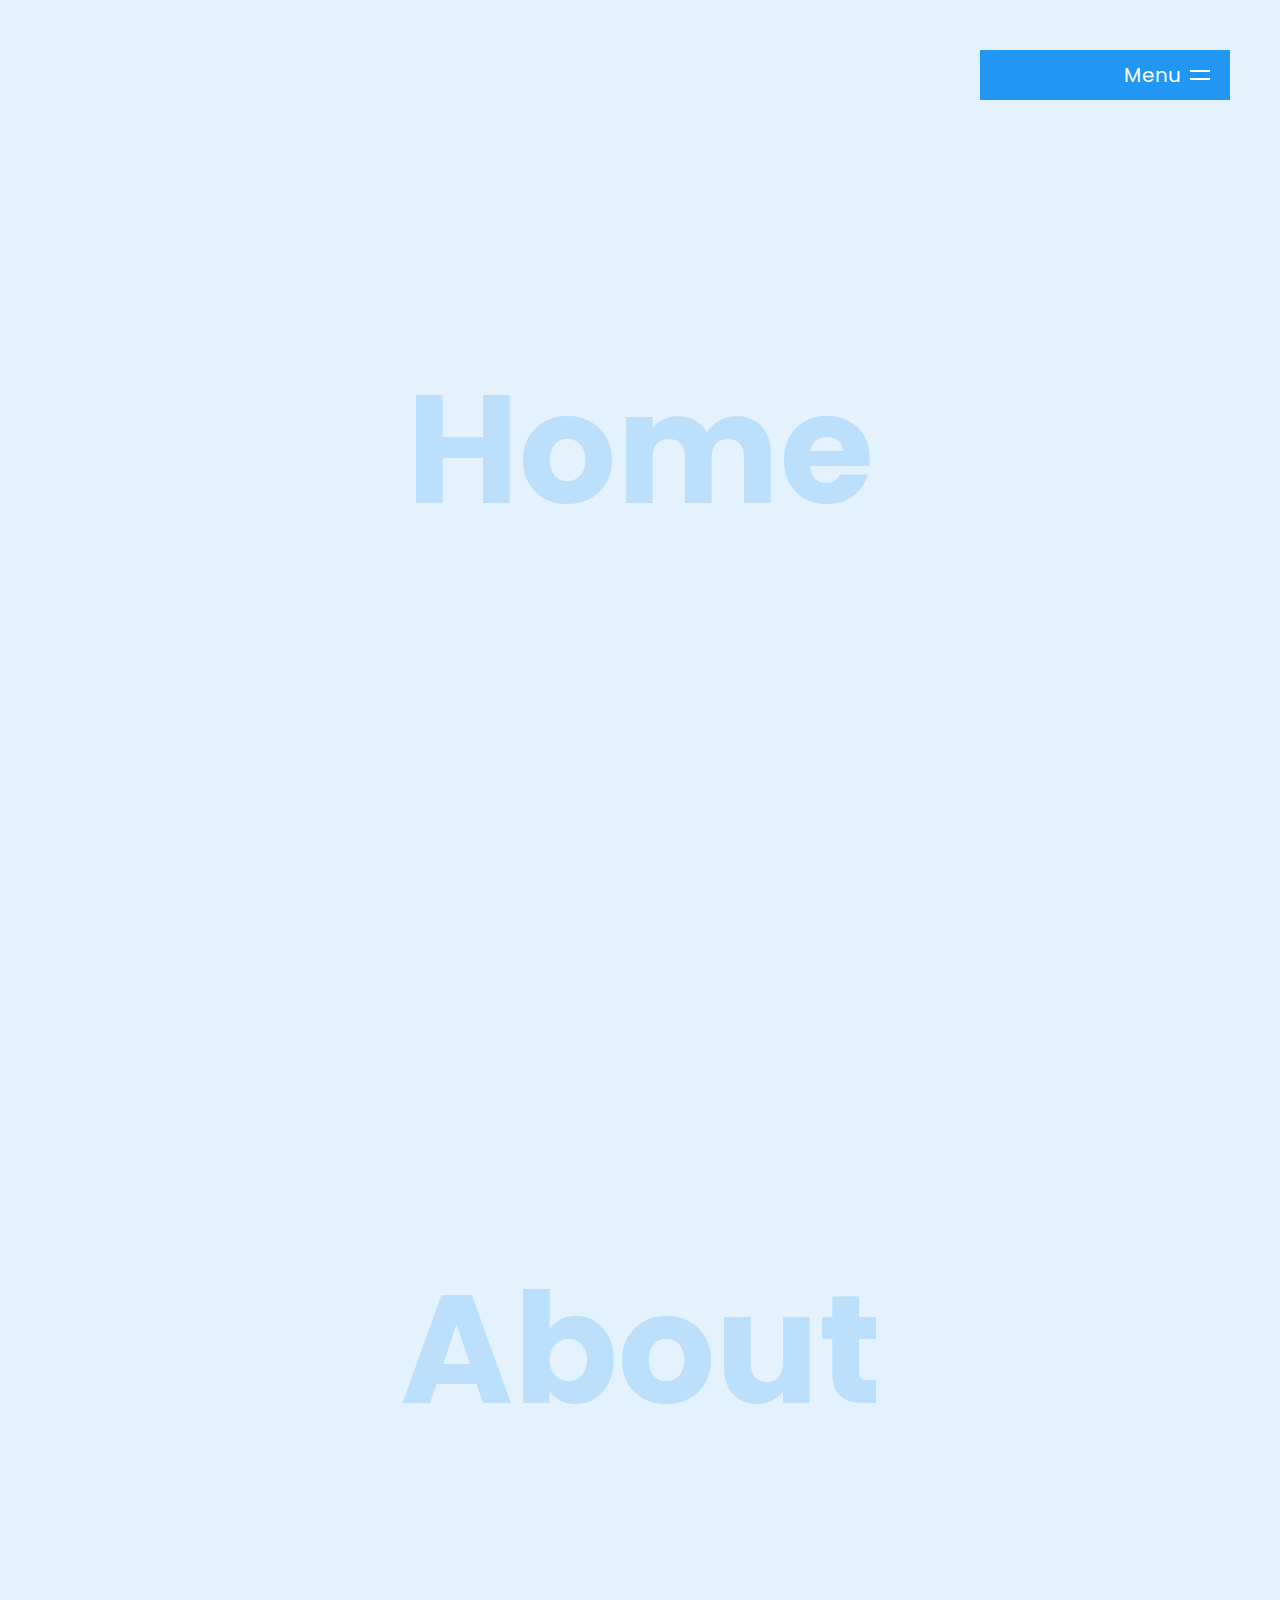
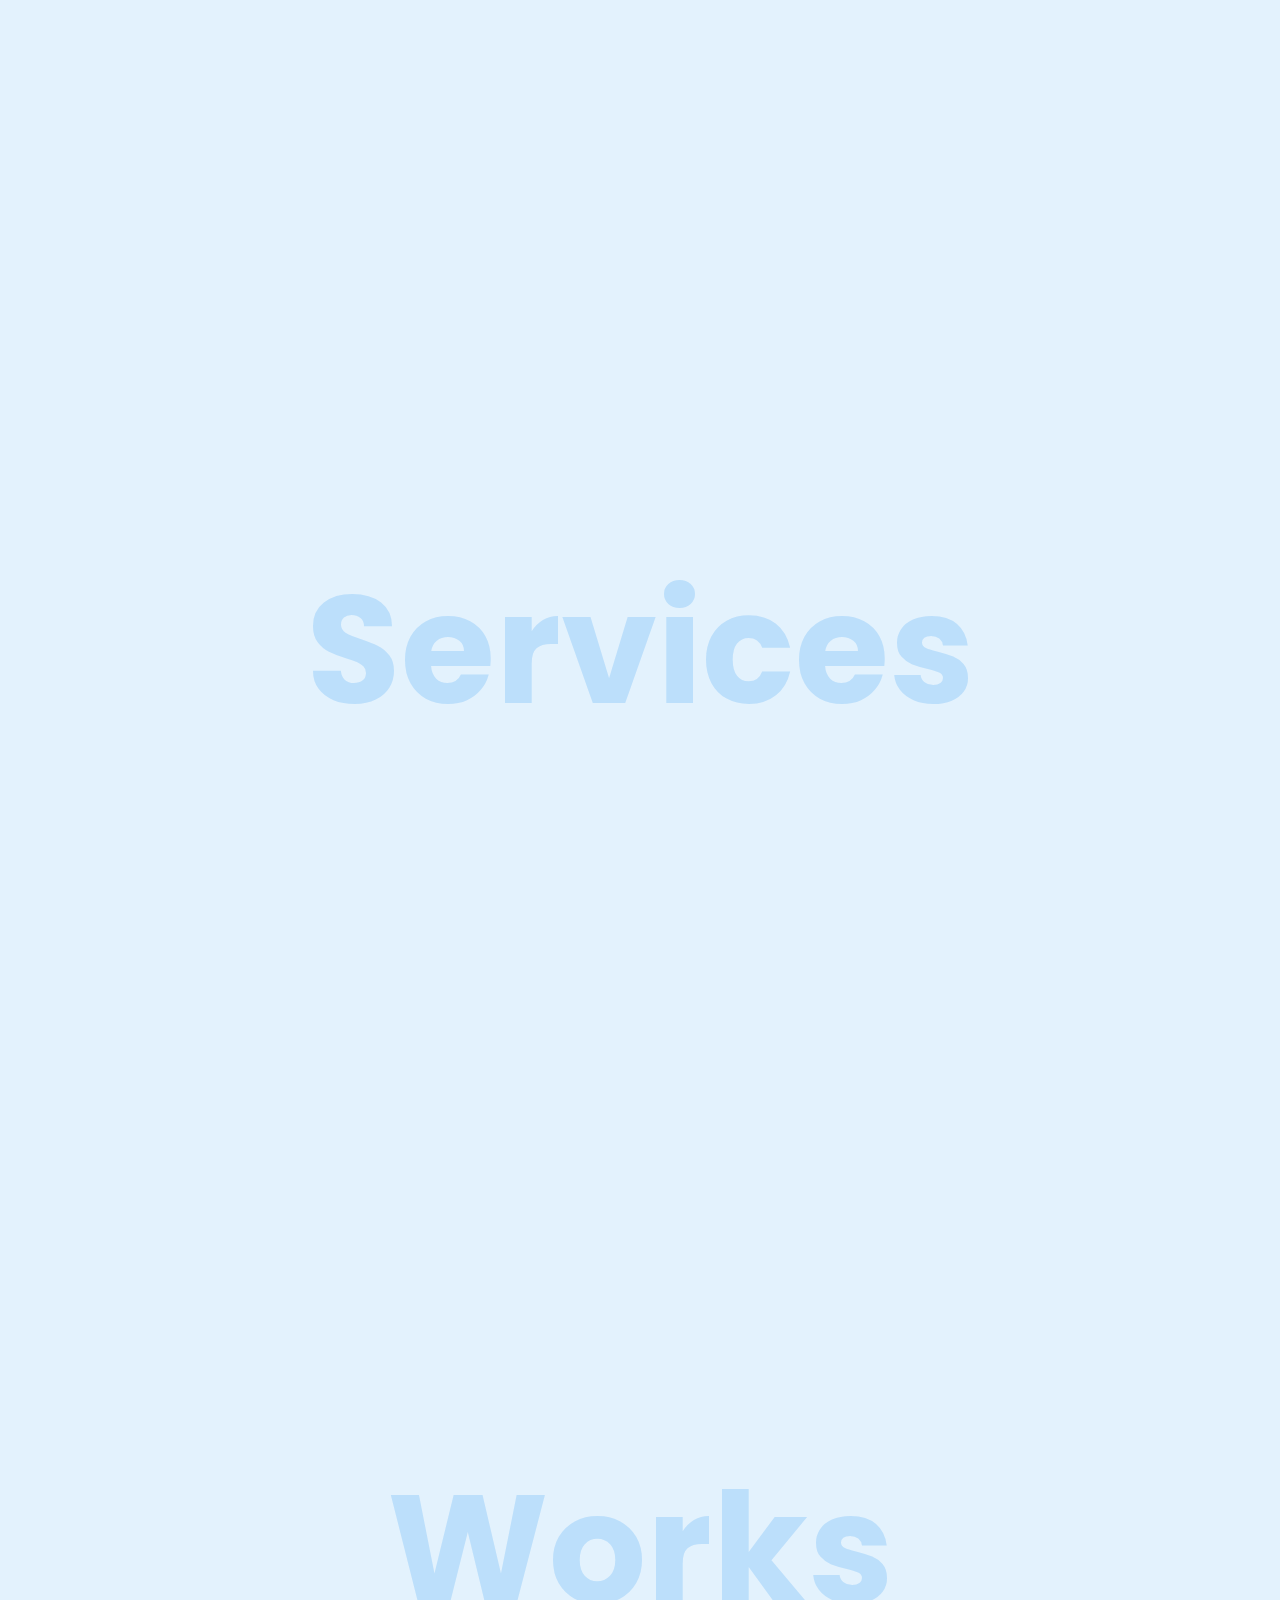
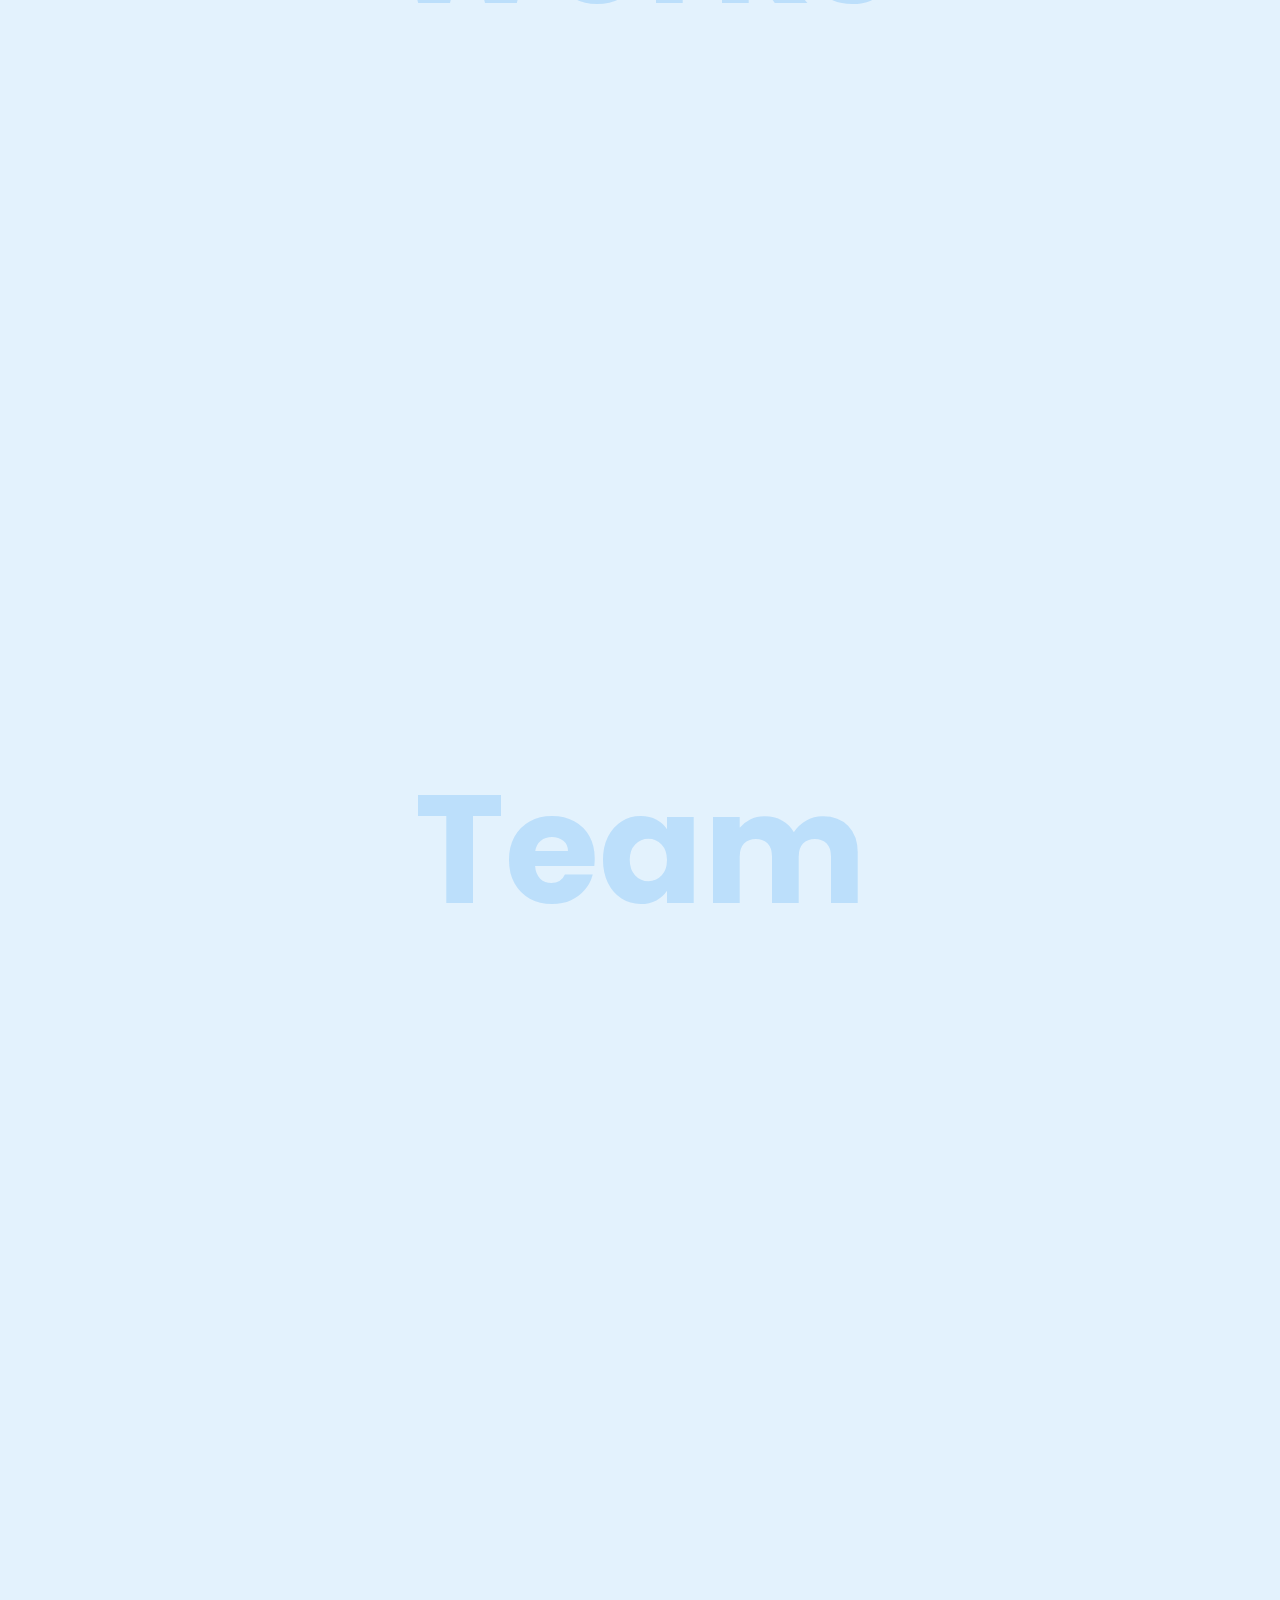
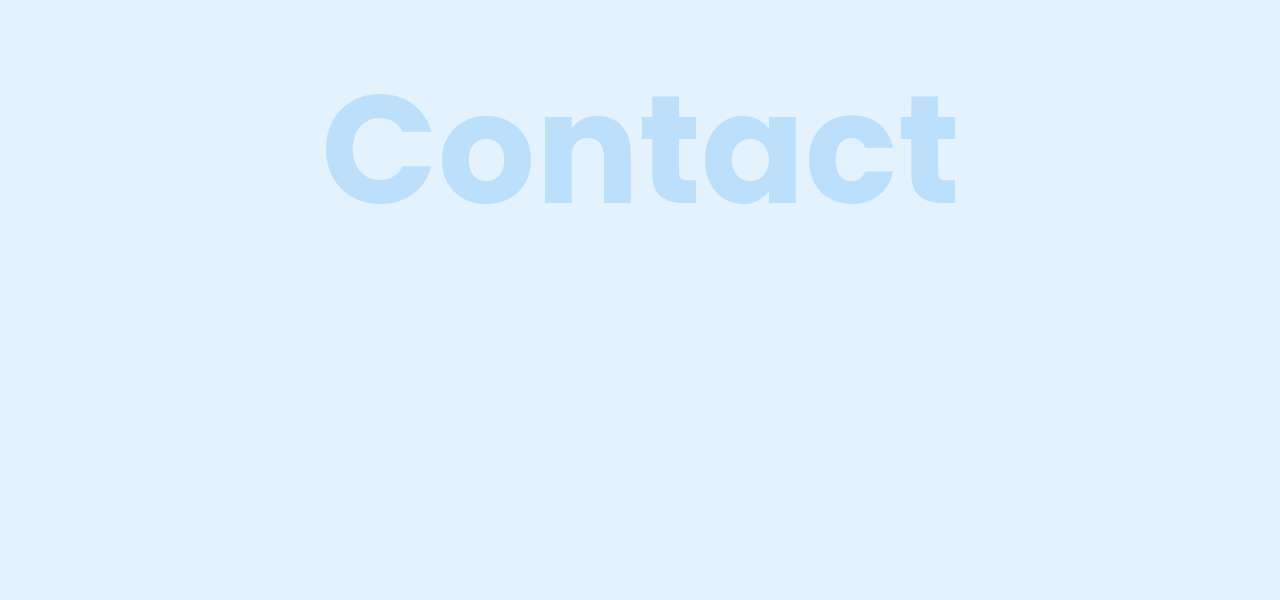
<file: HTML CSS JS/Barra de navegacion/Nav Bar/index.html>
<!DOCTYPE html>
<html lang="en">
<head>
    <meta charset="UTF-8">
    <meta http-equiv="X-UA-Compatible" content="IE=edge">
    <meta name="viewport" content="width=device-width, initial-scale=1.0">
    <title>Navigation menu</title>
    <link rel="stylesheet" href="style.css">
</head>
<body>
    <div class="navigation">
        <div class="toggle"><span></span></div>
        <ul>
            <li><a href="#home">Home</a></li>
            <li><a href="#about">About</a></li>
            <li><a href="#services">Services</a></li>
            <li><a href="#works">Works</a></li>
            <li><a href="#team">Team</a></li>
            <li><a href="#contact">Contact</a></li>
        </ul>
    </div>
    <section id="home"><h2>Home</h2></section>
    <section id="about"><h2>About</h2></section>
    <section id="services"><h2>Services</h2></section>
    <section id="works"><h2>Works</h2></section>
    <section id="team"><h2>Team</h2></section>
    <section id="contact"><h2>Contact</h2></section>
    <script>
        const navigation = document.querySelector('.navigation');
        document.querySelector('.toggle').onclick = function()
        {
            this.classList.toggle('active');
            navigation.classList.toggle('active')
        }
    </script>
</body>
</html>
</file>
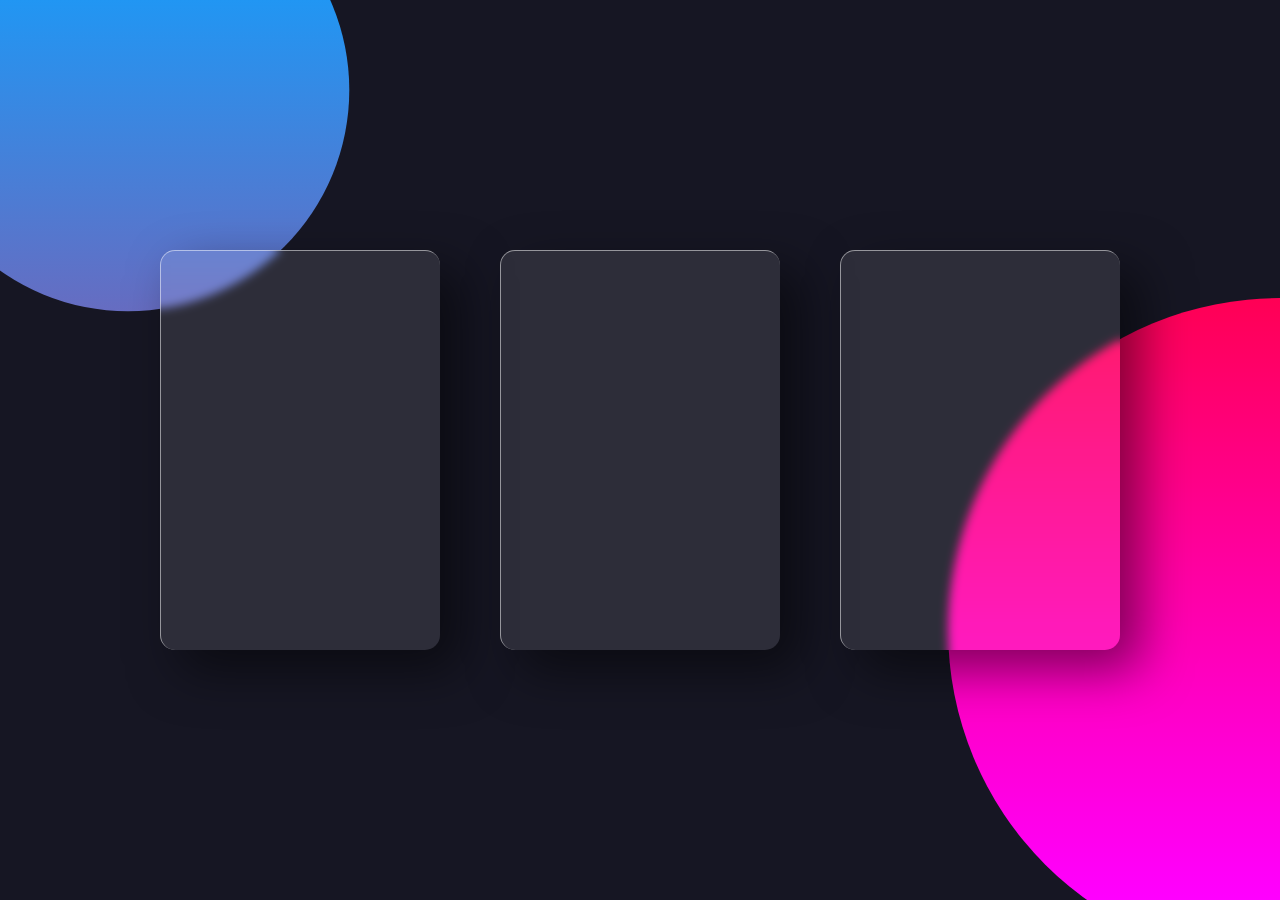
<file: HTML CSS JS/Glassmorphism Card UI Design/Model 2/Index.html>
<!DOCTYPE html>
<html lang="en">
<head>
    <meta charset="UTF-8">
    <meta http-equiv="X-UA-Compatible" content="IE=edge">
    <meta name="viewport" content="width=device-width, initial-scale=1.0">
    <link rel="stylesheet" href="Style.css">
    <title>Real Glassmorphsim</title>
</head>
<body>
    <div class="container">
        <div class="card">
            <div class="content">
                <h2>01</h2>
                <h3>Card One</h3>
                <p>Lorem ipsum, dolor sit amet consectetur adipisicing elit. Error odio hic ad perferendis vero excepturi fugiat eos labore! Ea, doloribus nobis. Odit tempora, voluptatem optio ut provident dolores quo sed.</p>
                <a href="#">Read More</a>
            </div>
        </div>
        <div class="card">
            <div class="content">
                <h2>02</h2>
                <h3>Card Two</h3>
                <p>Lorem ipsum, dolor sit amet consectetur adipisicing elit. Error odio hic ad perferendis vero excepturi fugiat eos labore! Ea, doloribus nobis. Odit tempora, voluptatem optio ut provident dolores quo sed.</p>
                <a href="#">Read More</a>
            </div>
        </div>
        <div class="card">
            <div class="content">
                <h2>03</h2>
                <h3>Card Three</h3>
                <p>Lorem ipsum, dolor sit amet consectetur adipisicing elit. Error odio hic ad perferendis vero excepturi fugiat eos labore! Ea, doloribus nobis. Odit tempora, voluptatem optio ut provident dolores quo sed.</p>
                <a href="#">Read More</a>
            </div>
        </div>
    </div>
    <script type="text/javascript" src="vanilla-tilt.js"></script>
    <script>
        VanillaTilt.init(document.querySelectorAll(".card"),{
		max: 25,
		speed: 400,
        glare: true,
        "max-glare":1,
	});
    </script>
</body>
</html>
</file>
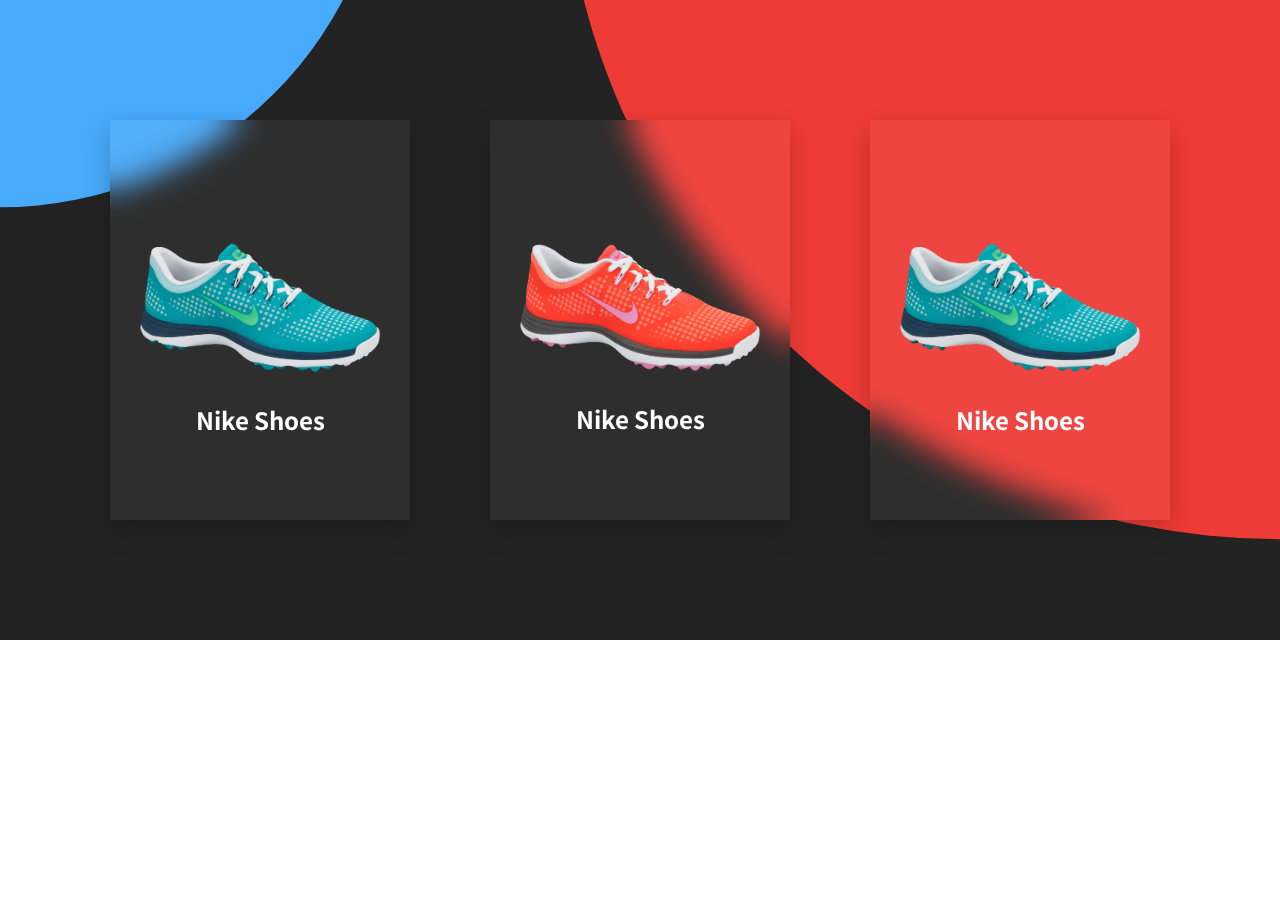
<file: HTML CSS JS/Glassmorphism Card UI Design/Model 3 ( Product)/Index.html>
<!DOCTYPE html>
<html lang="en">
  <head>
    <meta charset="UTF-8" />
    <meta http-equiv="X-UA-Compatible" content="IE=edge" />
    <meta name="viewport" content="width=device-width, initial-scale=1.0" />
    <title>Glassmorphism Product Card</title>
    <link rel="stylesheet" href="Styles.css" />
  </head>
  <body>
    <section>
      <div class="container">
        <div class="card">
          <div class="imgBx">
            <img src="img/shoes_blue.png" />
            <h2>Nike Shoes</h2>
          </div>
          <div class="content">
            <div class="size">
              <h3>Size :</h3>
              <span>7</span>
              <span>8</span>
              <span>9</span>
              <span>10</span>
            </div>
            <div class="color">
              <h3>Color :</h3>
              <span></span>
              <span></span>
              <span></span>
            </div>
            <a href="#">Buy Now</a>
          </div>
        </div>
        <div class="card">
            <div class="imgBx">
              <img src="img/shoes_red.png" />
              <h2>Nike Shoes</h2>
            </div>
            <div class="content">
              <div class="size">
                <h3>Size :</h3>
                <span>7</span>
                <span>8</span>
                <span>9</span>
                <span>10</span>
              </div>
              <div class="color">
                <h3>Color :</h3>
                <span></span>
                <span></span>
                <span></span>
              </div>
              <a href="#">Buy Now</a>
            </div>
          </div>
          <div class="card">
            <div class="imgBx">
              <img src="img/shoes_blue.png" />
              <h2>Nike Shoes</h2>
            </div>
            <div class="content">
              <div class="size">
                <h3>Size :</h3>
                <span>7</span>
                <span>8</span>
                <span>9</span>
                <span>10</span>
              </div>
              <div class="color">
                <h3>Color :</h3>
                <span></span>
                <span></span>
                <span></span>
              </div>
              <a href="#">Buy Now</a>
            </div>
          </div>
      </div>
    </section>
  </body>
</html>
</file>
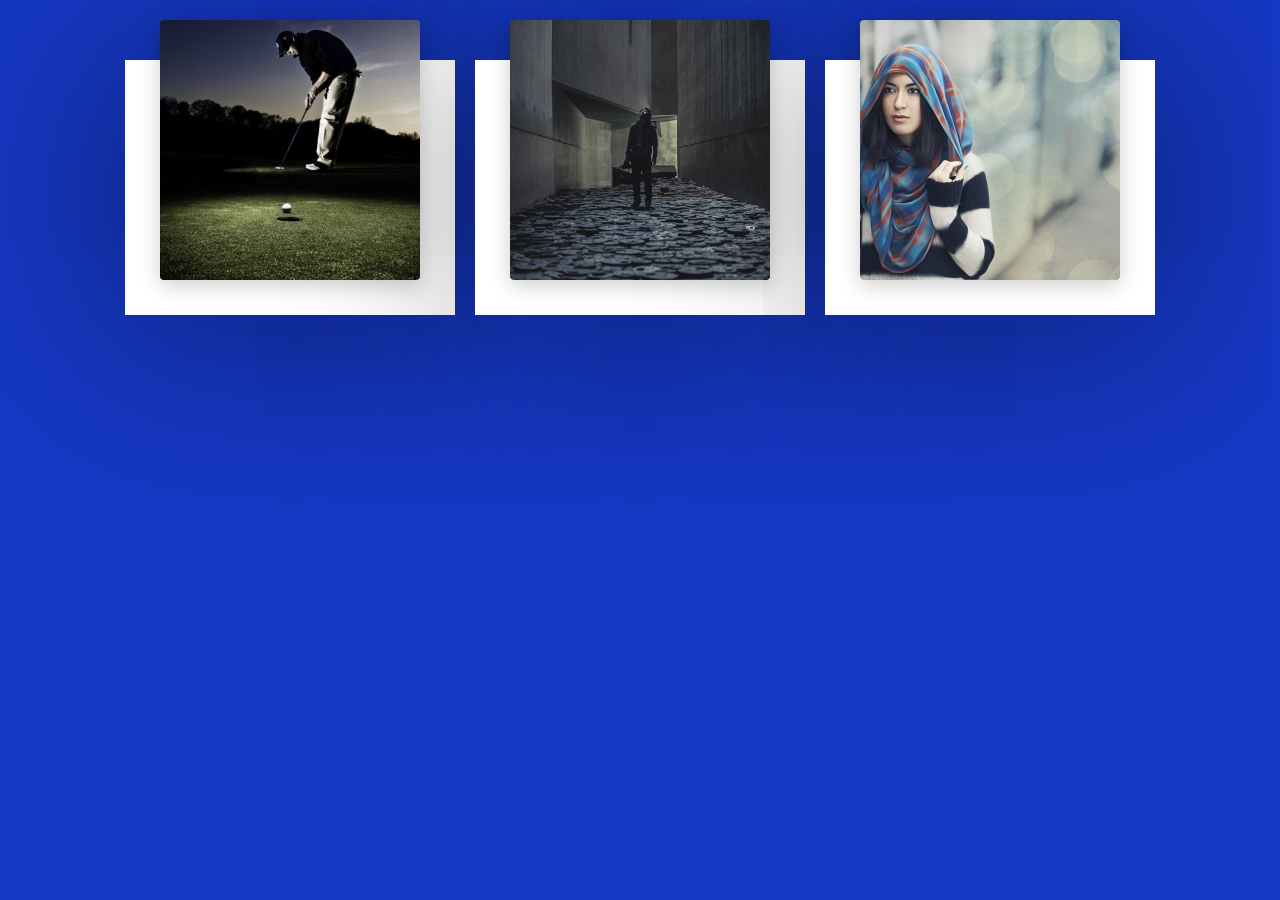
<file: HTML CSS JS/Glassmorphism Card UI Design/Model 4/Index.html>
<!DOCTYPE html>
<html lang="en">
<head>
    <meta charset="UTF-8">
    <meta http-equiv="X-UA-Compatible" content="IE=edge">
    <meta name="viewport" content="width=device-width, initial-scale=1.0">
    <title>CSS Responsive Card Hover Effects</title>
    <link rel="stylesheet" href="Style.css">
</head>
<body>
    <div class="container">
        <div class="card">
            <div class="imgBx">
                <img src="img/img1.jpg">
            </div>
            <div class="content">
                <h2>Card One</h2>
                <p>Lorem ipsum dolor sit amet, consectetur adipisicing elit. Excepturi, ipsa animi assumenda cum quos porro mollitia.</p>
            </div>
        </div>
        <div class="card">
            <div class="imgBx">
                <img src="img/img2.jpg">
            </div>
            <div class="content">
                <h2>Card Two</h2>
                <p>Lorem ipsum dolor sit amet, consectetur adipisicing elit. Excepturi, ipsa animi assumenda cum quos porro mollitia.</p>
            </div>
        </div>
        <div class="card">
            <div class="imgBx">
                <img src="img/img3.jpg">
            </div>
            <div class="content">
                <h2>Card Three</h2>
                <p>Lorem ipsum dolor sit amet, consectetur adipisicing elit. Excepturi, ipsa animi assumenda cum quos porro mollitia.</p>
            </div>
        </div>
    </div>
    
</body>
</html>
</file>
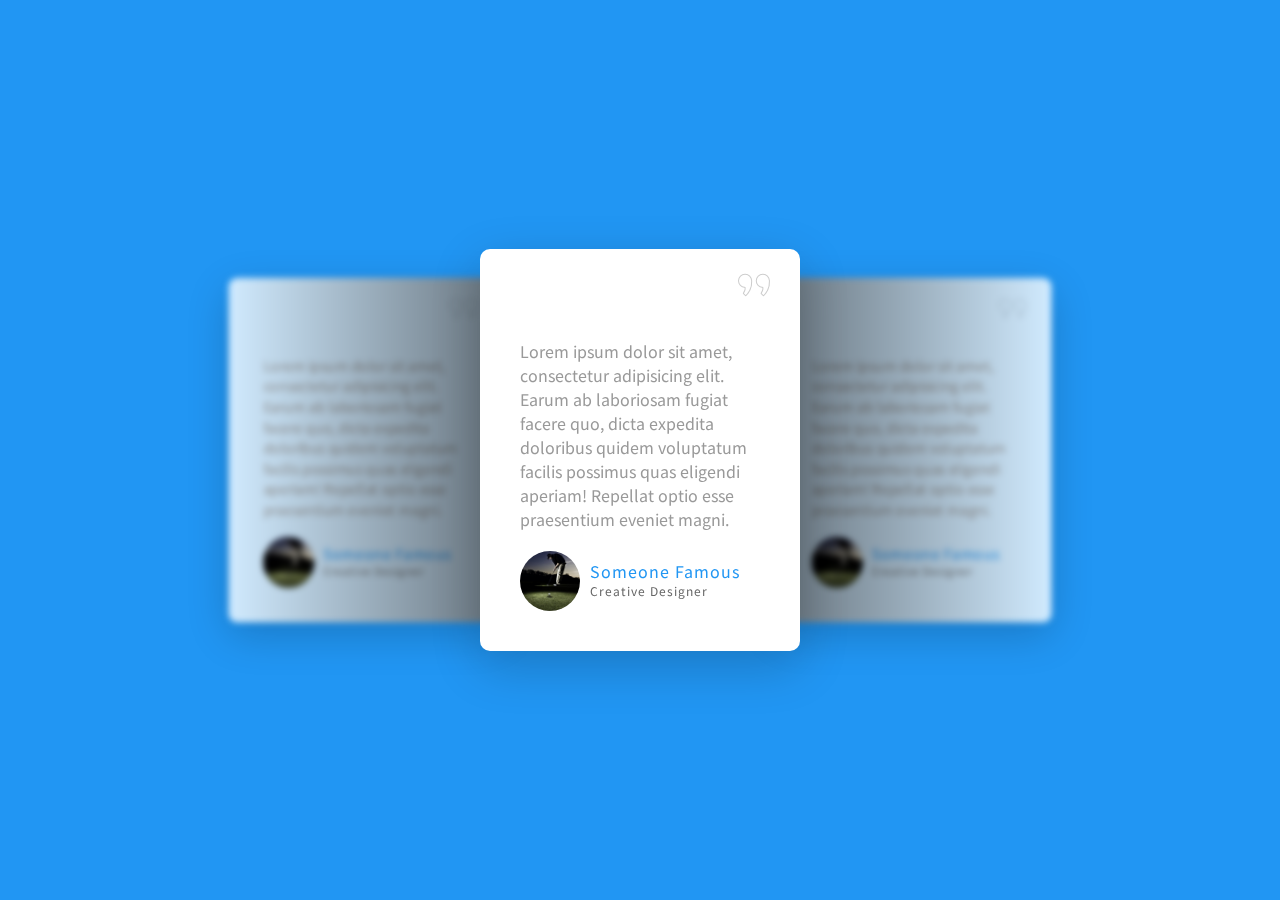
<file: HTML CSS JS/Glassmorphism Card UI Design/Model 5 (Testimonials)/Index.html>
<!DOCTYPE html>
<html lang="en">

<head>
    <meta charset="UTF-8">
    <meta http-equiv="X-UA-Compatible" content="IE=edge">
    <meta name="viewport" content="width=device-width, initial-scale=1.0">
    <title>Responsive Client Testimonial Section</title>
    <link rel="stylesheet" href="https://unpkg.com/swiper/swiper-bundle.min.css" />
    <link rel="stylesheet" href="Style.css">
</head>

<body>
    <!-- swiper js
    https://swiperjs.com/ -->
    <section>
        <div class="swiper-container">
            <div class="swiper-wrapper">
                <div class="swiper-slide">
                    <div class="testimonialBox">
                        <img src="img/quote.png" class="quote">
                        <div class="content">
                            <p>Lorem ipsum dolor sit amet, consectetur adipisicing elit. Earum ab laboriosam fugiat facere quo, dicta expedita doloribus quidem voluptatum facilis possimus quas eligendi aperiam! Repellat optio esse praesentium eveniet magni.</p>
                            <div class="details">
                                <div class="imgBx">
                                    <img src="img/img1.jpg">
                                </div>
                                <h3>Someone Famous<br><span>Creative Designer</span></h3>
                            </div>
                        </div>
                    </div>
                </div>
                <div class="swiper-slide">
                    <div class="testimonialBox">
                        <img src="img/quote.png" class="quote">
                        <div class="content">
                            <p>Lorem ipsum dolor sit amet, consectetur adipisicing elit. Earum ab laboriosam fugiat facere quo, dicta expedita doloribus quidem voluptatum facilis possimus quas eligendi aperiam! Repellat optio esse praesentium eveniet magni.</p>
                            <div class="details">
                                <div class="imgBx">
                                    <img src="img/img1.jpg">
                                </div>
                                <h3>Someone Famous<br><span>Creative Designer</span></h3>
                            </div>
                        </div>
                    </div>
                </div>
                <div class="swiper-slide">
                    <div class="testimonialBox">
                        <img src="img/quote.png" class="quote">
                        <div class="content">
                            <p>Lorem ipsum dolor sit amet, consectetur adipisicing elit. Earum ab laboriosam fugiat facere quo, dicta expedita doloribus quidem voluptatum facilis possimus quas eligendi aperiam! Repellat optio esse praesentium eveniet magni.</p>
                            <div class="details">
                                <div class="imgBx">
                                    <img src="img/img1.jpg">
                                </div>
                                <h3>Someone Famous<br><span>Creative Designer</span></h3>
                            </div>
                        </div>
                    </div>
                </div>
            </div>
            <!-- Add Pagination -->
            <div class="swiper-pagination"></div>
        </div>
    </section>
    

    <!-- Swiper JS -->
    <script src="https://unpkg.com/swiper/swiper-bundle.min.js"></script>

    <!-- Initialize Swiper -->
    <script>
        var swiper = new Swiper('.swiper-container', {
            effect: 'coverflow',
            grabCursor: true,
            centeredSlides: true,
            slidesPerView: 'auto',
            coverflowEffect: {
                rotate: 0,
                stretch: 0,
                depth: 100,
                modifier: 2,
                slideShadows: true,
            },
            loop: true, 
        });
    </script>
</body>

</html>
</file>
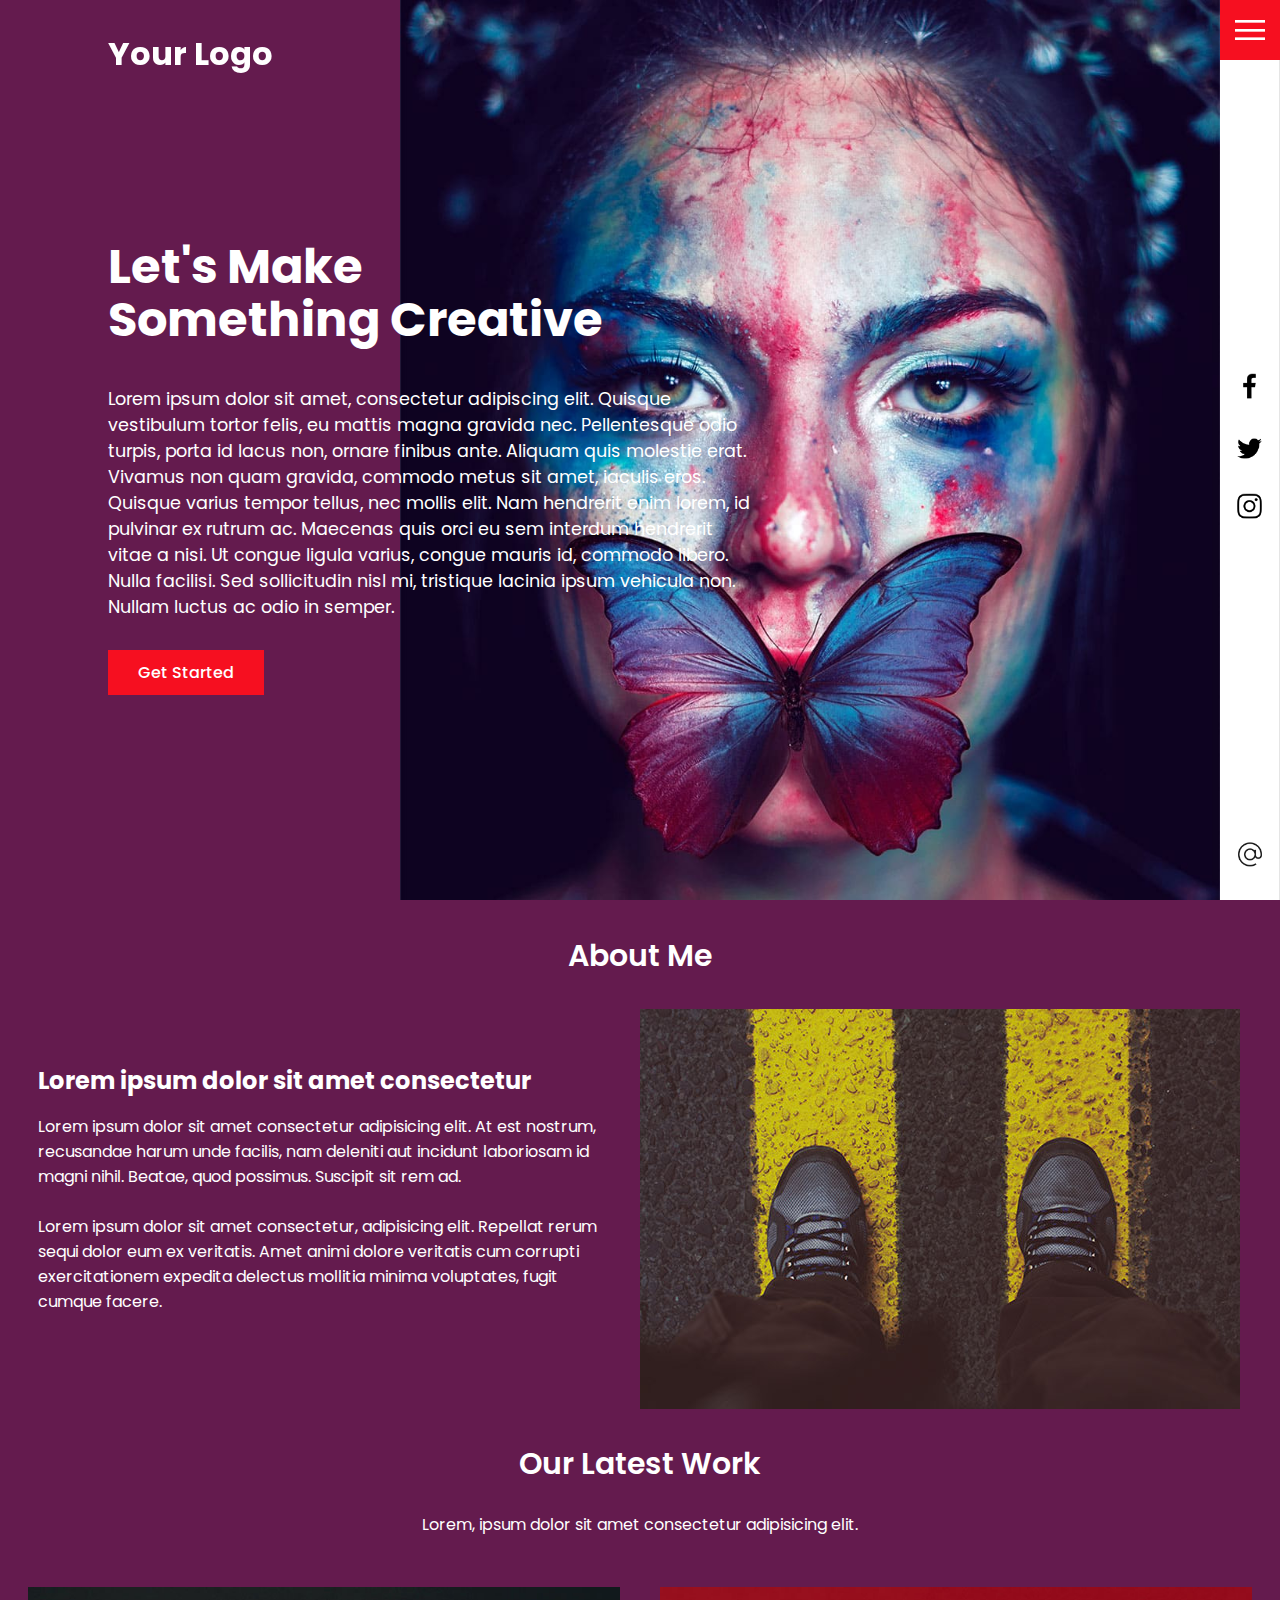
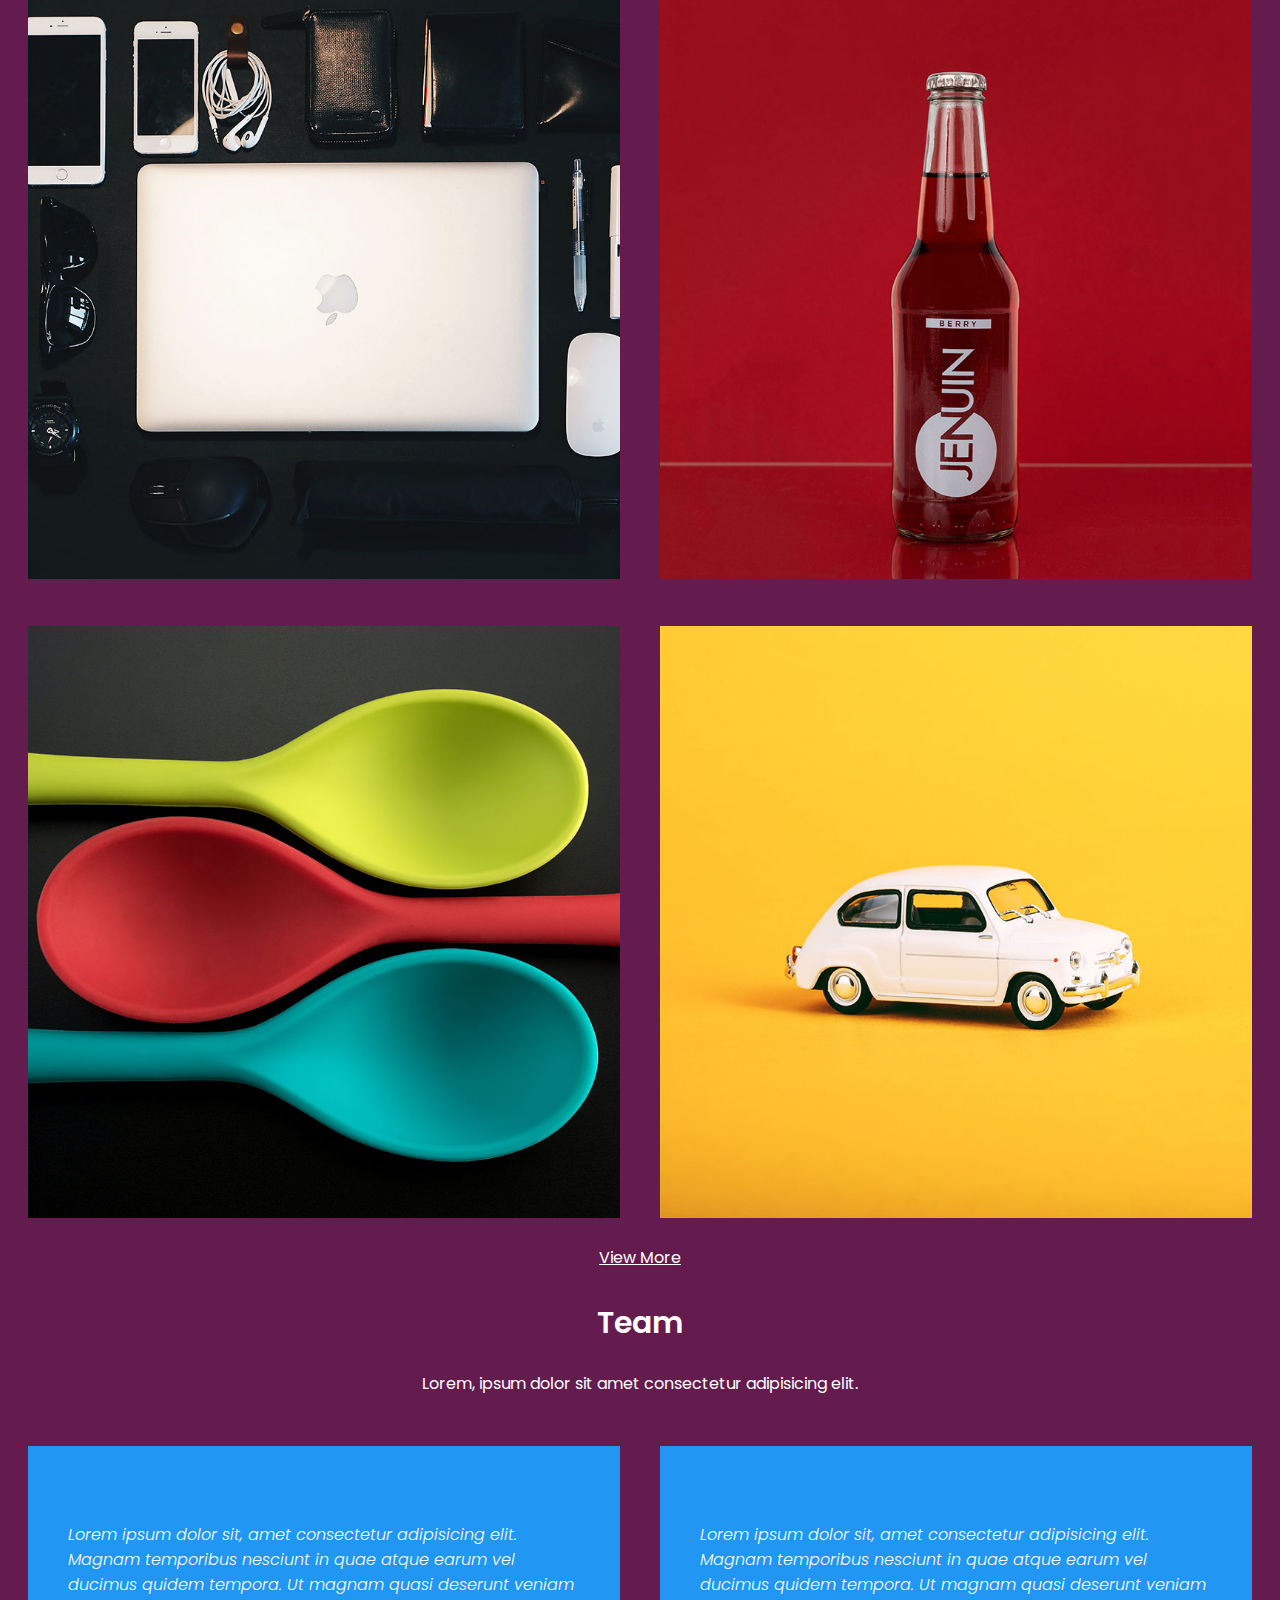
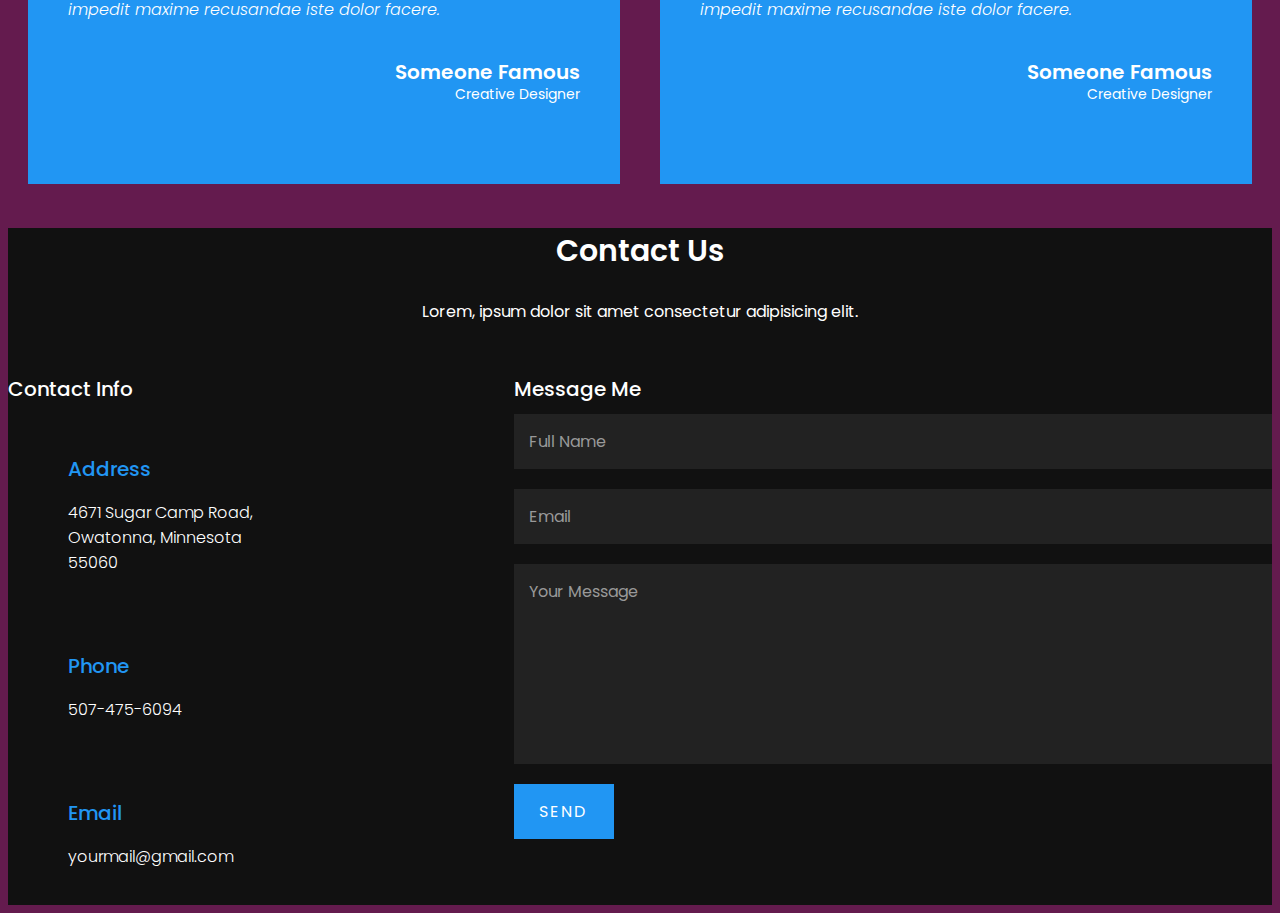
<file: HTML CSS JS/Pagina/Tema 1 Landing Page/Index.html>
<!DOCTYPE html>
<html lang="en">

<head>
    <meta charset="UTF-8">
    <meta http-equiv="X-UA-Compatible" content="IE=edge">
    <meta name="viewport" content="width=device-width, initial-scale=1.0">
    <title>Web design</title>
    <link rel="stylesheet" href="style.css">
</head>

<body>
    <header id="home"> 
        <div class="logo">Your Logo</div>
        <img src="images/bg.jpg" class="bg">
        <div class="contenti">
            <h2>Let's Make<br>Something Creative</h2>
            <p>Lorem ipsum dolor sit amet, consectetur adipiscing elit. Quisque vestibulum tortor felis, eu mattis magna
                gravida nec. Pellentesque odio turpis, porta id lacus non, ornare finibus ante. Aliquam quis molestie
                erat. Vivamus non quam gravida, commodo metus sit amet, iaculis eros. Quisque varius tempor tellus, nec
                mollis elit. Nam hendrerit enim lorem, id pulvinar ex rutrum ac. Maecenas quis orci eu sem interdum
                hendrerit vitae a nisi. Ut congue ligula varius, congue mauris id, commodo libero. Nulla facilisi. Sed
                sollicitudin nisl mi, tristique lacinia ipsum vehicula non. Nullam luctus ac odio in semper.</p>
            <a href="#">Get Started</a>
        </div>
    </header>
    <!-- menu -->
    <div class="menuToggle" onclick="toggleMenu();"></div>
    <div class="navigation">
        <ul>
            <li><a href="#home" onclick="toggleMenu();">Home</a></li>
            <li><a href="#about" onclick="toggleMenu();">About</a></li>
            <li><a href="#work" onclick="toggleMenu();">Work</a></li>
            <li><a href="#team" onclick="toggleMenu();">Team</a></li>
            <li><a href="#contact" onclick="toggleMenu();">Contact</a></li>
        </ul>
        <div class="socialBar">
            <ul>
                <li><a href="#"><img src="images/facebook.png"></a></li>
                <li><a href="#"><img src="images/twitter.png"></a></li>
                <li><a href="#"><img src="images/instagram.png"></a></li>
            </ul>
            <a href="#" class="emailBx"><img src="images/email.png"></a>
        </div>
    </div>

   <section class="about" id="about">
        <div class="heading">
            <h2>About Me</h2>
        </div>
        <div class="content">
            <div class="contentBx w50">
                <h3>Lorem ipsum dolor sit amet consectetur</h3>
                <p>Lorem ipsum dolor sit amet consectetur adipisicing elit. At est nostrum, recusandae harum unde
                    facilis, nam deleniti aut incidunt laboriosam id magni nihil. Beatae, quod possimus. Suscipit
                    sit rem ad. <br><br>Lorem ipsum dolor sit amet consectetur, adipisicing elit. Repellat rerum
                    sequi dolor eum ex veritatis. Amet animi dolore veritatis cum corrupti exercitationem expedita
                    delectus mollitia minima voluptates, fugit cumque facere. </p>
            </div>
            <div class="w50">
                <img src="images/img1.jpg" class="img">
            </div>
        </div>
    </section>
    <section class="work" id="work">
        <div class="heading">
            <h2>Our Latest Work</h2>
            <p>Lorem, ipsum dolor sit amet consectetur adipisicing elit.</p>
        </div>
        <div class="content">
            <div class="workBx">
                <img src="images/product1.jpg">
            </div>
            <div class="workBx">
                <img src="images/product2.jpg">
            </div>
            <div class="workBx">
                <img src="images/product3.jpg">
            </div>
            <div class="workBx">
                <img src="images/product4.jpg">
            </div>
        </div>
        <div class="heading">
            <a href="#" class="btn">View More</a>
        </div>
    </section>
    <section class="team" id="team">
        <div class="heading">
            <h2>Team</h2>
            <p>Lorem, ipsum dolor sit amet consectetur adipisicing elit.</p>
        </div>
        <div class="content">
            <div class="teamBx">
                <p>Lorem ipsum dolor sit, amet consectetur adipisicing elit. Magnam temporibus nesciunt in quae atque earum vel ducimus quidem tempora. Ut magnam quasi deserunt veniam impedit maxime recusandae iste dolor facere.</p>
                <h3>Someone Famous<br><span>Creative Designer</span></h3>
            </div>
            <div class="teamBx">
                <p>Lorem ipsum dolor sit, amet consectetur adipisicing elit. Magnam temporibus nesciunt in quae atque earum vel ducimus quidem tempora. Ut magnam quasi deserunt veniam impedit maxime recusandae iste dolor facere.</p>
                <h3>Someone Famous<br><span>Creative Designer</span></h3>
            </div>
        </div>
    </section>
    <section class="contact" id="contact">
        <div class="heading white">
            <h2>Contact Us</h2>
            <p>Lorem, ipsum dolor sit amet consectetur adipisicing elit.</p>
        </div>
        <div class="content">
            <div class="contactInfo">
                <h3>Contact Info</h3>
                <div class="contactInfoBx">
                    <div class="box">
                        <div class="icon">
                            <i class="fa fa-map-marker"></i>
                        </div>
                        <div class="text">
                            <h3>Address</h3>
                            <p>4671 Sugar Camp Road,<br>Owatonna, Minnesota<br>55060</p>
                        </div>
                    </div>
                    <div class="box">
                        <div class="icon">
                            <i class="fa fa-phone"></i>
                        </div>
                        <div class="text">
                            <h3>Phone</h3>
                            <p>507-475-6094</p>
                        </div>
                    </div>
                    <div class="box">
                        <div class="icon">
                            <i class="fa fa-envelope-o"></i>
                        </div>
                        <div class="text">
                            <h3>Email</h3>
                            <p>yourmail@gmail.com</p>
                        </div>
                    </div>
                </div>
            </div>
            <div class="formBx">
                <form>
                    <h3>Message Me</h3>
                    <input type="text" name="" placeholder="Full Name">
                    <input type="email" name="" placeholder="Email">
                    <textarea placeholder="Your Message"></textarea>
                    <input type="submit" value="Send">
                </form>
            </div>
        </div>
    </section>
    
    <script type="text/javascript">
        function toggleMenu(){
            var menuToggle = document.querySelector('.menuToggle');
            var navigation = document.querySelector('.navigation');
            menuToggle.classList.toggle('active');
            navigation.classList.toggle('active');
        }    
    </script>
</body>

</html>
</file>
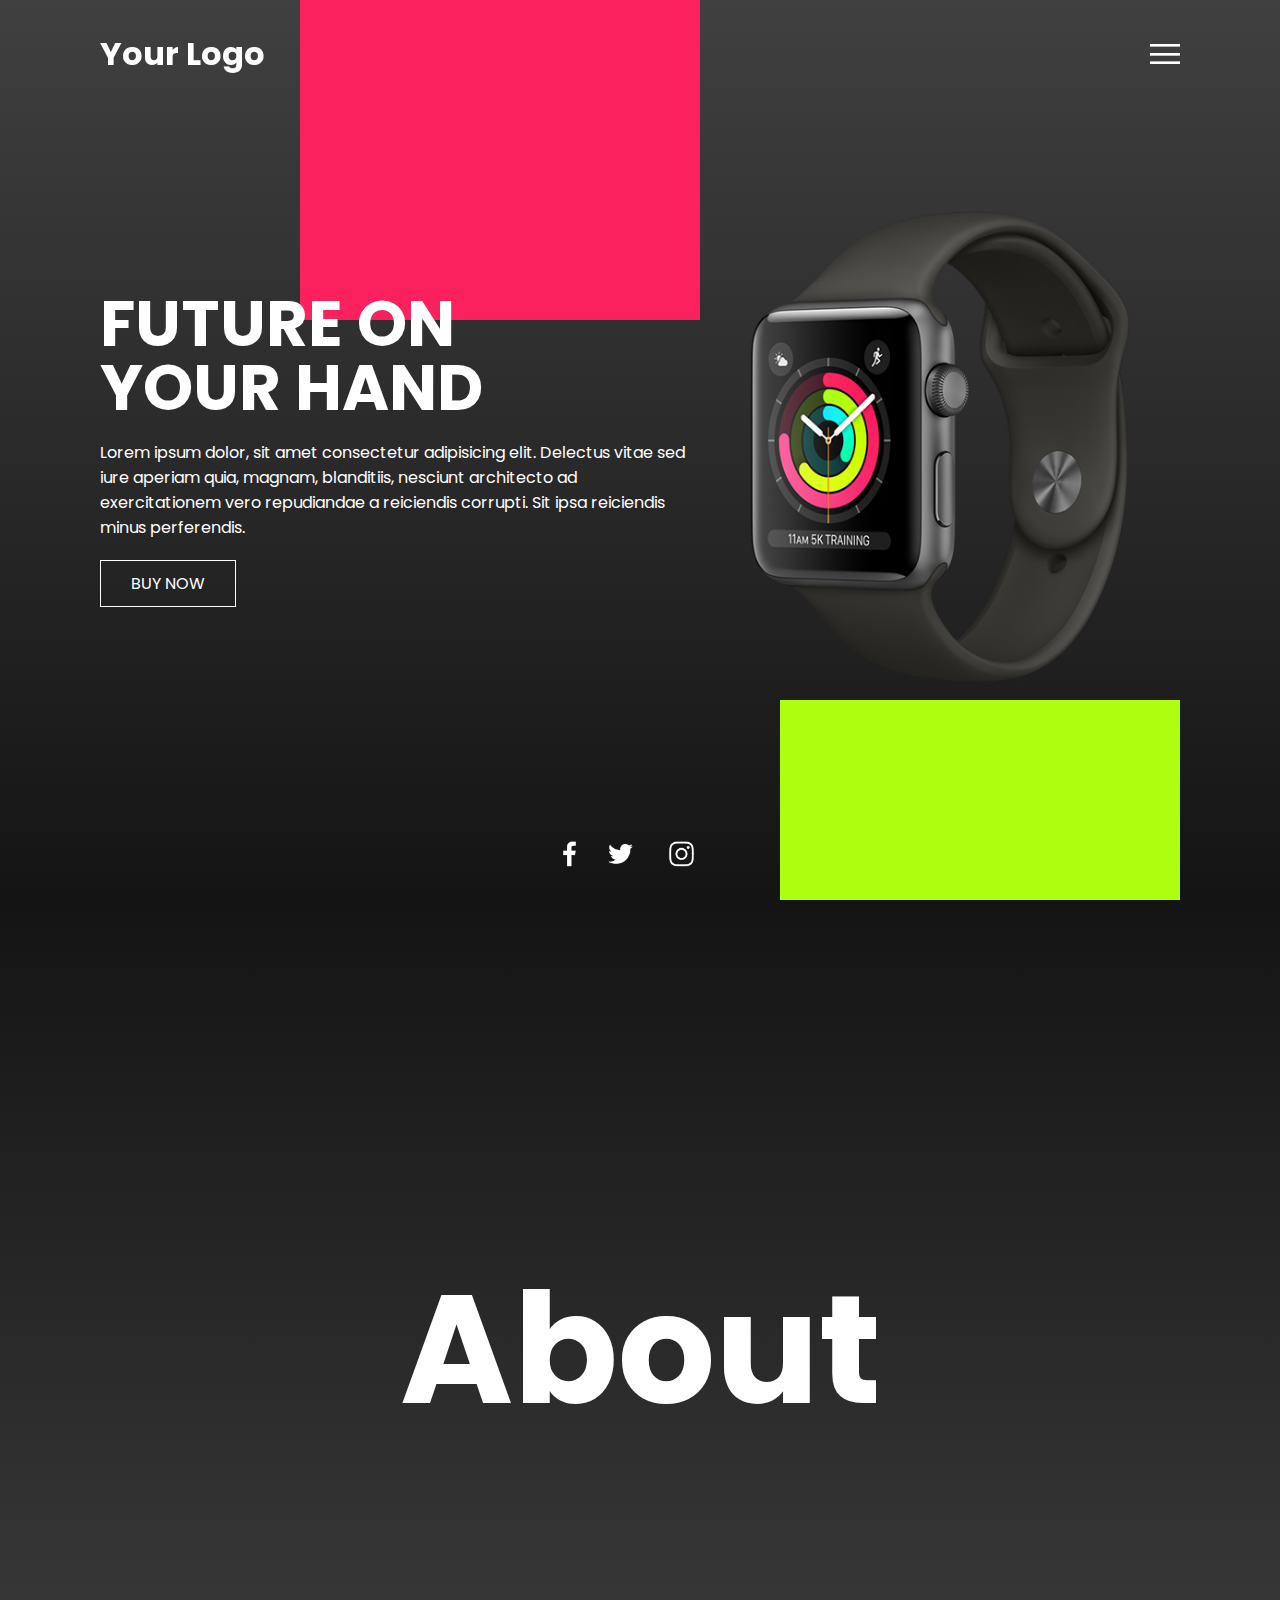
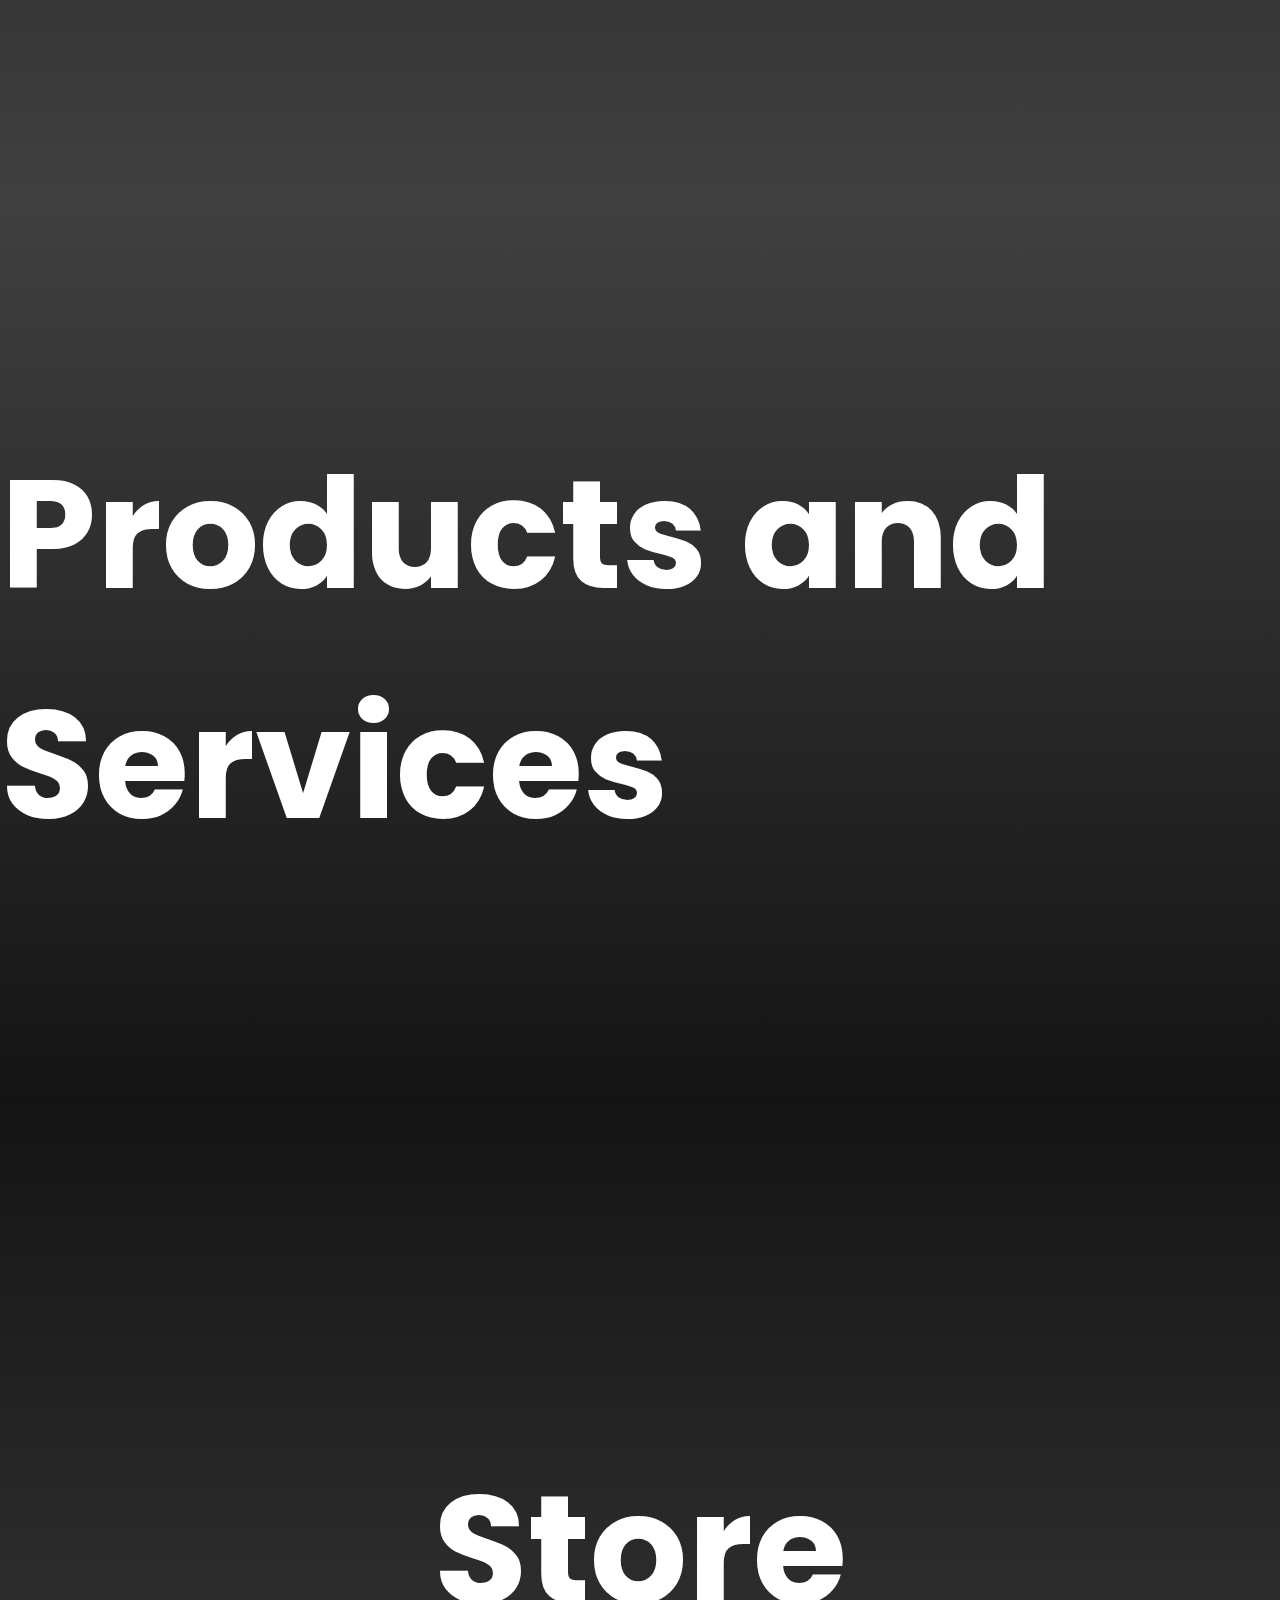
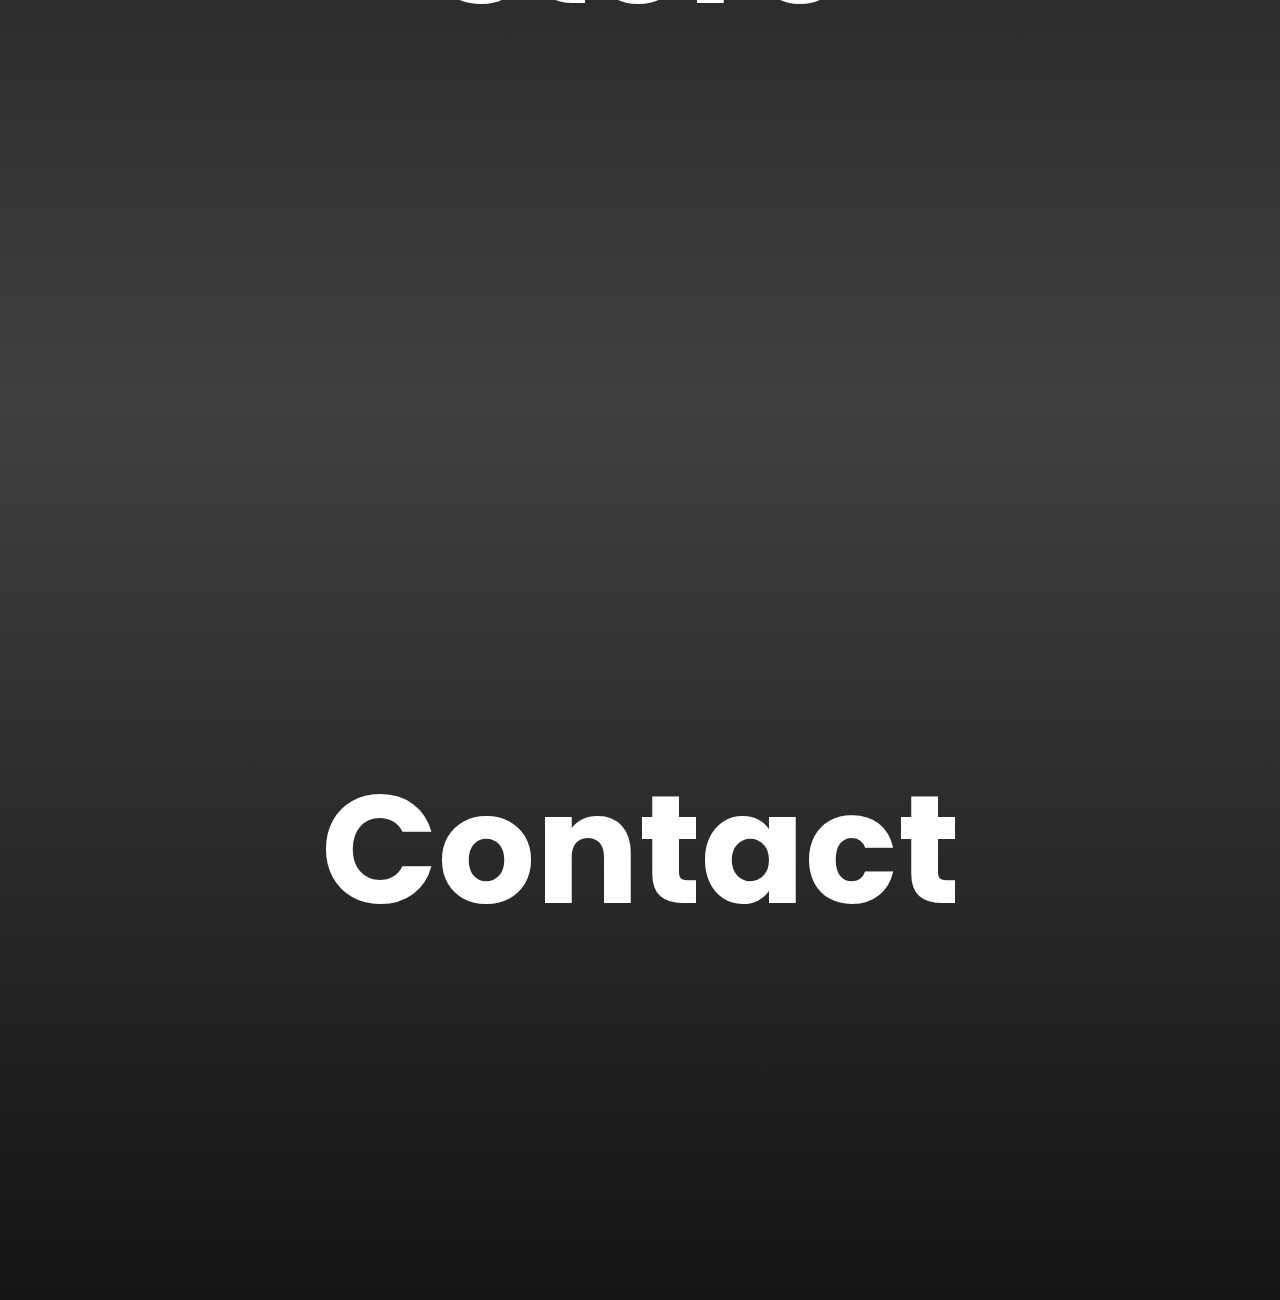
<file: HTML CSS JS/Pagina/Tema 2 Producto/index.html>
<!DOCTYPE html>
<html lang="en">
  <head>
    <meta charset="UTF-8" />
    <meta http-equiv="X-UA-Compatible" content="IE=edge" />
    <meta name="viewport" content="width=device-width, initial-scale=1.0" />
    <title>tema 2</title>
    <link rel="stylesheet" href="style.css" />
  </head>
  <body>
    <section class="banner">
      <header>
        <a href="#" class="logo">Your Logo</a>
        <div class="toggle" onclick="toggle();"></div>
      </header>
      <div class="content">
        <div class="contentBx">
          <h2>Future on<br />Your Hand</h2>
          <p>
            Lorem ipsum dolor, sit amet consectetur adipisicing elit. Delectus
            vitae sed iure aperiam quia, magnam, blanditiis, nesciunt architecto
            ad exercitationem vero repudiandae a reiciendis corrupti. Sit ipsa
            reiciendis minus perferendis.
          </p>
          <a href="#">Buy Now</a>
        </div>
        <div class="imgBx">
          <img src="img/watch.png" />
        </div>
      </div>
      <ul class="sci">
          <li><a href="#"><img src="img/facebook.png"></a></li>
          <li><a href="#"><img src="img/twitter.png"></a></li>
          <li><a href="#"><img src="img/instagram.png"></a></li>
      </ul>
      <ul class="menu">
          <li><a href="#home" onclick="toggle();">Home</a></li>
          <li><a href="#about" onclick="toggle();">About</a></li>
          <li><a href="#services" onclick="toggle();">Products</a></li>
          <li><a href="#store" onclick="toggle();">Store</a></li>
          <li><a href="#contact" onclick="toggle();">Contact</a></li>
      </ul>
    </section>
    
    <section class="about" id="about"><h2>About</h2></section>
    <section class="services" id="services"><h2>Products and Services</h2></section>
    <section class="store" id="store"><h2>Store</h2></section>
    <section class="contact" id="contact"><h2>Contact</h2></section>
    
    <script type="text/javascript">
      function toggle() {
        const toggle = document.querySelector(".toggle");
        const banner = document.querySelector(".banner");
        toggle.classList.toggle("active");
        banner.classList.toggle("active");
      }
    </script>
  </body>
</html>
</file>
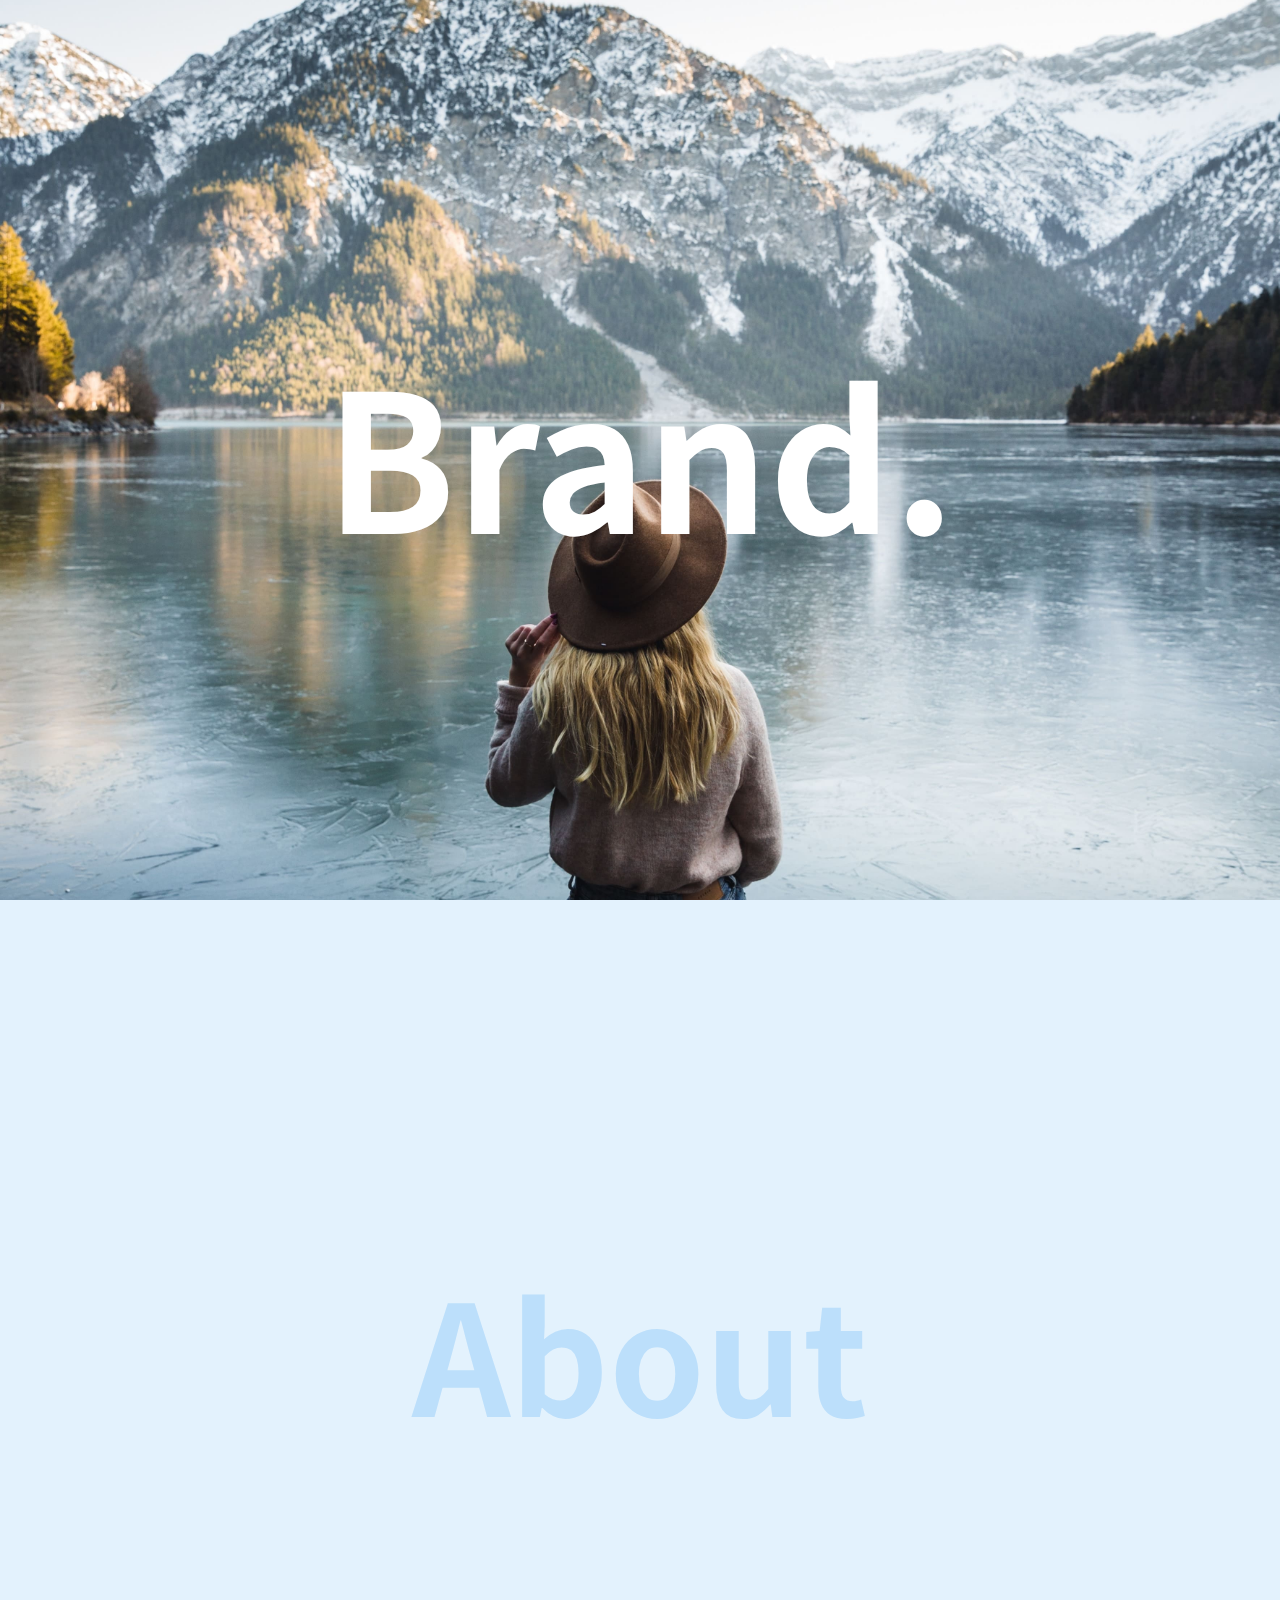
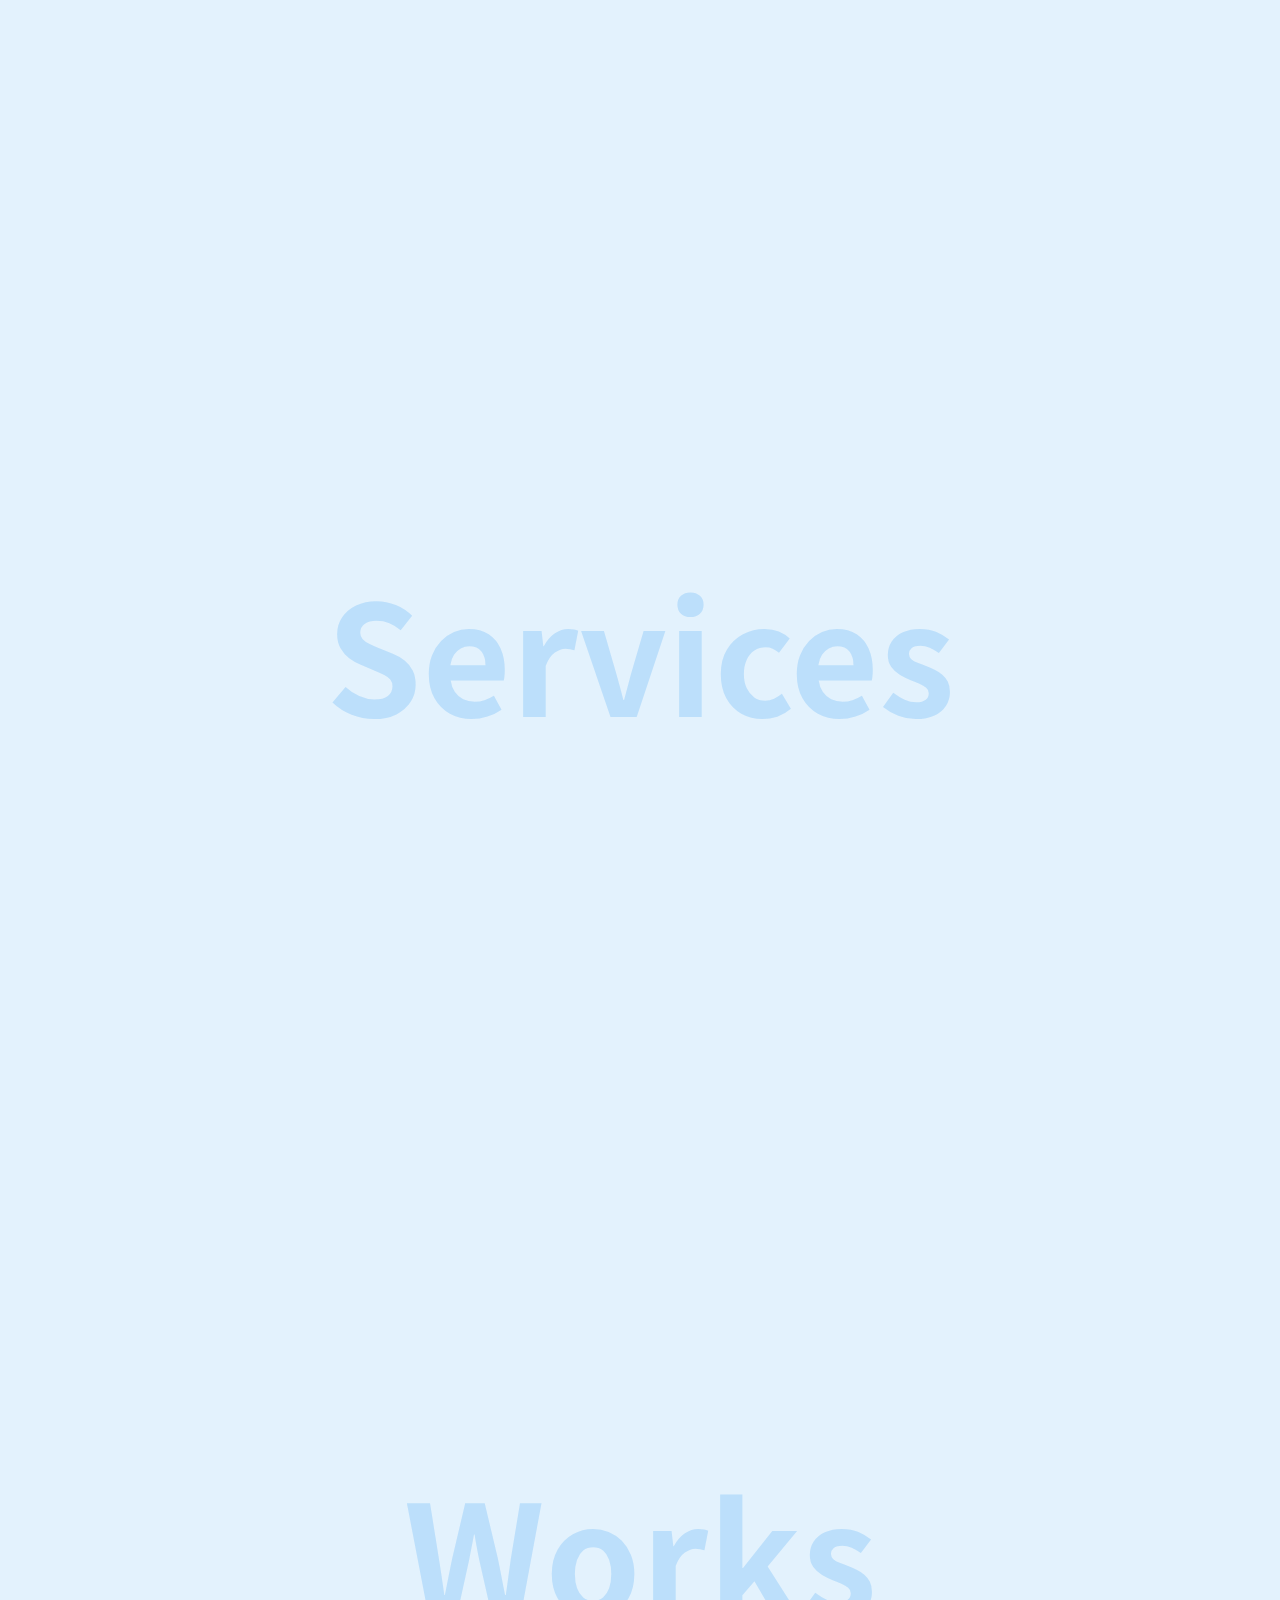
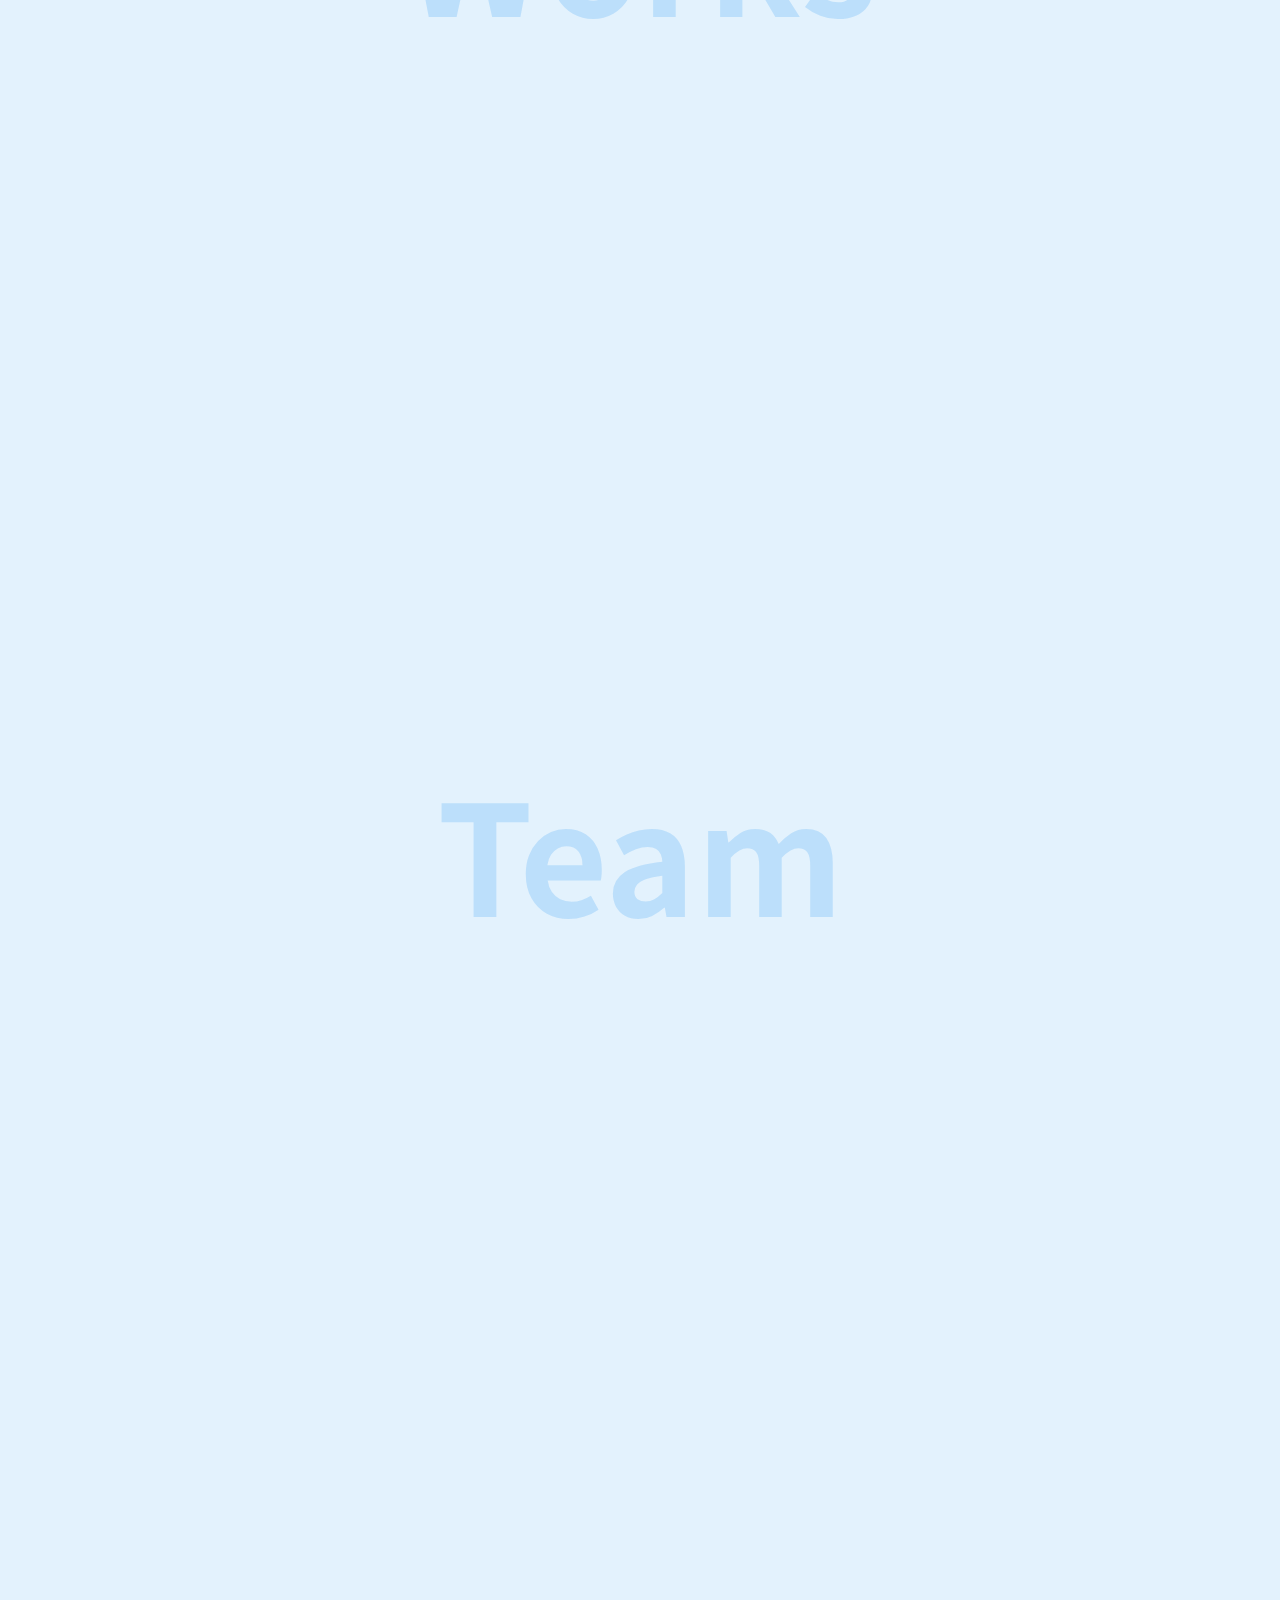
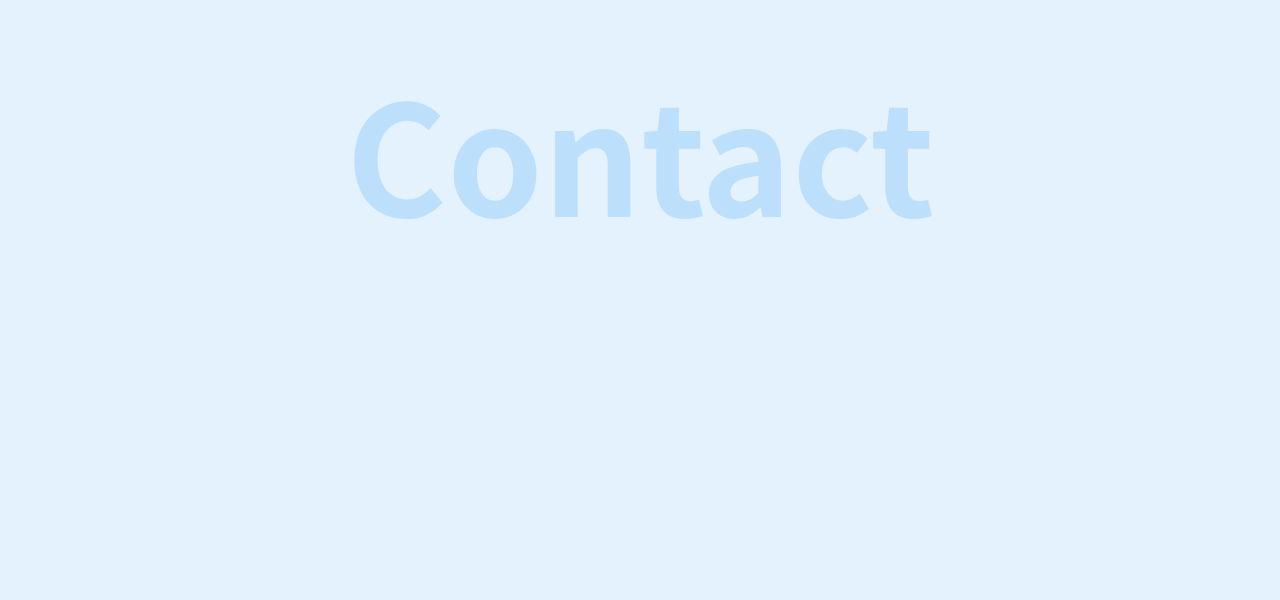
<file: HTML CSS JS/Pagina/Tema 3/Index.html>
<!DOCTYPE html>
<html lang="en">

<head>
    <meta charset="UTF-8">
    <meta http-equiv="X-UA-Compatible" content="IE=edge">
    <meta name="viewport" content="width=device-width, initial-scale=1.0">
    <link rel="stylesheet" href="Style.css">
    <title>Header animated</title>
</head>

<body>
    <header>
        <img src="img/bg.jpg" class="banner" alt="Foto de Mateusz Sałaciak en Pexels">
        <a href="#" class="logo">Brand.</a>
        <div class="toggle"></div>
        <nav>
            <ul>
                <li><a href="#home">Home</a></li>
                <li><a href="#about">About</a></li>
                <li><a href="#services">Services</a></li>
                <li><a href="#works">Works</a></li>
                <li><a href="#team">Team</a></li>
                <li><a href="#contact">Contact</a></li>
            </ul>
        </nav>
    </header>
    <section id="home">
        <h2>Home</h2>
    </section>
    <section id="about">
        <h2>About</h2>
    </section>
    <section id="services">
        <h2>Services</h2>
    </section>
    <section id="works">
        <h2>Works</h2>
    </section>
    <section id="team">
        <h2>Team</h2>
    </section>
    <section id="contact">
        <h2>Contact</h2>
    </section>

    <script>
        window.addEventListener("scroll", function () {
            const header = document.querySelector('header');
            header.classList.toggle('sticky', window.scrollY > 0)
        });

        const navigation = document.querySelector('nav');
        document.querySelector('.toggle').onclick = function () {
            this.classList.toggle('active');
            navigation.classList.toggle('active');
        }
    </script>
</body>

</html>
</file>
<file: HTML CSS JS/Barra de navegacion/Nav Bar/style.css>
@import url('https://fonts.googleapis.com/css2?family=Poppins:200,300,400,500,600,700,800,900&display=swap');

*{
    margin: 0;
    padding: 0;
    box-sizing: border-box;
    font-family: 'Poppins', sans-serif;
    scroll-behavior: smooth;
}
.navigation{
    position: fixed;
    top: 50px;
    right: 50px;
    height: 50px;
    width: 250px;
    height: 50px;
    transition: 0.5s;
    z-index: 100000;
    overflow: hidden;
}
.navigation.active{
    height: 350px;
}
.navigation .toggle{
    position: relative;
    top: 0;
    left: 0;
    width: 100%;
    height: 50px;
    background:#2196f3;
    color: #fff;
    display: flex;
    align-items: center;
    justify-content: flex-end;
    padding: 0 20px;
    font-size: 20px;
    cursor: pointer;
}
.navigation .toggle:before{
    content: 'Menu';
    margin-right: 10px;
}
.navigation .toggle.active:before{
    content: 'Close';
    margin-right: 10px;
}
.navigation .toggle span{
    position: relative;
    width: 20px;
    height: 50px;
}
.navigation .toggle span::before{
    content: '';
    position: absolute;
    top: 20px;
    left: 0;
    width: 100%;
    height: 2px;
    background: #fff;
    transition: 0.5s;
}
.navigation .toggle span::after{
    content: '';
    position: absolute;
    bottom: 20px;
    left: 0;
    width: 100%;
    height: 2px;
    background: #fff;
    transition: 0.5s;
}
.navigation .toggle.active span::before{
    transform: rotate(225deg);
    top: 24px;
}
.navigation .toggle.active span::after{
    transform: rotate(135deg);
    bottom: 24px;
}
.navigation ul{
    position: relative;
    background: #111;
}
.navigation ul li{
    list-style: none;
}
.navigation ul li a{
    position: relative;
    text-decoration: none;
    display: block;
    padding: 10px 20px;
    height: 50px;
    color: #fff;
    font-size: 18px;
    transition: 1s;
}
.navigation ul li a:hover{
    transition: 0s;
    background: #2196f3;
}
section{
    position: relative;
    width: 100%;
    height: 100vh;
    display: flex;
    justify-content: center;
    align-items: center;
    background: #e3f2fd;
}
section h2{
    font-size: 12vw;
    color: rgba(33, 150, 243, 0.2);
}
</file>
<file: HTML CSS JS/Glassmorphism Card UI Design/Model 2/Style.css>
@import url('https://fonts.googleapis.com/css2?family=Noto+Sans+JP:wght@100;300;400;500;700;900&display=swap');
*{
    margin: 0;
    padding: 0;
    box-sizing: border-box;
    font-family: 'Noto Sans JP', sans-serif;
}
body{
    display: flex;
    justify-content: center;
    align-items: center;
    min-height: 100vh;
    background: #161623;
}
body::before {
    content: '';
    position: absolute;
    top: 0;
    left: 0;
    width: 100%;
    height: 100%;
    background: linear-gradient(#f00, #f0f);
    clip-path: circle(30% at right 70%);
}
body::after {
    content: '';
    position: absolute;
    top: 0;
    left: 0;
    width: 100%;
    height: 100%;
    background: linear-gradient(#2196f3, #e91e63);
    clip-path: circle(20% at 10% 10%);
}
.container {
    position: relative;
    display: flex;
    justify-content: center;
    align-items: center;
    max-width: 1200px;
    flex-wrap: wrap;
    z-index: 1;
}
.container .card {
    position: relative;
    width: 280px;
    height: 400px;
    margin: 30px;
    box-shadow: 20px 20px 50px rgba(0, 0, 0, 0.5);
    border-radius: 15px;
    background: rgba(255, 255, 255, 0.1);
    overflow: hidden;
    display: flex;
    justify-content: center;
    align-items: center;
    border-top: 1px solid rgba(255, 255, 255, 0.5);
    border-left: 1px solid rgba(255, 255, 255, 0.5);
    backdrop-filter: blur(5px);
}
.container .card .content {
    padding: 20px;
    text-align: center;
    transform: translateY(100px);
    opacity: 0;
    transition: 0.5s;
}
.container .card:hover .content {
    transform: translateY(0px);
    opacity: 1;
}
.container .card .content h2 {
    position: absolute;
    top: -80px;
    right: 30px;
    font-size: 8em;
    color: rgba(255, 255, 255, 0.05);
    pointer-events: none;
}
.container .card .content h3 {
    font-size: 1.8em;
    color: #fff;
    z-index: 1;
}
.container .card .content p {
    font-size: 1em;
    color: #fff;
    font-weight: 300;
}
.container .card .content a {
    position: relative;
    display: inline-block;
    padding: 8px 20px;
    margin-top: 15px;
    background: #fff;
    color: #000;
    border-radius: 20px;
    text-decoration: none;
    font-weight: 500;
    box-shadow: 0 5px 15px rgba(0, 0, 0, 0.2);
}
</file>
<file: HTML CSS JS/Glassmorphism Card UI Design/Model 3 ( Product)/Styles.css>
@import url('https://fonts.googleapis.com/css2?family=Noto+Sans+JP:wght@100;300;400;500;700;900&display=swap');
*{
    margin: 0;
    padding: 0;
    box-sizing: border-box;
    font-family: 'Noto Sans JP', sans-serif;
}
section {
    display: flex;
    justify-content: center;
    align-items: center;
    min-height: 10vh;
    background: #232323;
    overflow: hidden;
    padding: 100px 20px;
    box-sizing: border-box;
}
section::before {
    content: '';
    position: fixed;
    top: 0;
    left: 0;
    width: 100%;
    height: 100%;
    background: #ef3b36;
    clip-path: circle(65% at 100% -20%);
}
section::after{
    content: '';
    position: fixed;
    top: 0;
    left: 0;
    width: 100%;
    height: 100%;
    background: #47aafa;
    clip-path: circle(35% at 0% -20%);
}
.container {
    position: relative;
    z-index: 10;
    display: flex;
    justify-content: center;
    align-items: center;
    flex-wrap: wrap;
}
.container .card {
    position: relative;
    width: 300px;
    height: 400px;
    margin: 20px 40px;
    display: flex;
    justify-content: center;
    align-items: center;
    flex-direction: column;
    background: rgba(255, 255, 255, 0.05);
    box-shadow: 0 10px 25px rgba(0, 0, 0, 0.2);
    backdrop-filter: blur(15px);
}
.container .card .imgBx {
    position: relative;
    display: flex;
    justify-content: center;
    align-items: center;
    flex-direction: column;
    padding: 20px;
    transition: 0.5s ease-in-out;
}
.container .card:hover .imgBx {
    transform: translateY(-100px);
}
.container .card .imgBx img {
    max-width: 100%;
    margin: 0 0 20px;
    transition: 0.5s ease-in-out;
}
.container .card:hover .imgBx img {
    transform: translate(-20px, -40px) rotate(25deg) scale(1.4);
}
.container .card .imgBx h2 {
    color: #fff;
    font-size: 600;
}
.container .card .content {
    position: absolute;
    bottom: 20px;
    display: flex;
    justify-content: center;
    align-items: center;
    flex-direction: column;
    transition: 0.5s ease-in-out;
    opacity: 0;
    visibility: hidden;
}
.container .card:hover .content {
    opacity: 1;
    visibility: visible;
    transform: translateY(-50px);
}
.container .card .content .size,
.container .card .content .color {
  display: flex;  
  justify-content: center;
  align-items: center;
  padding: 8px 20px;
}
.container .card .content .size h3,
.container .card .content .color h3 {
    color: #fff;
    font-weight: 300;
    font-size: 14px;
    text-transform: uppercase;
    letter-spacing: 2px;
    margin-right: 10px;
}
.container .card .content .size span {
    width: 26px;
    height: 26px;
    text-align: center;
    line-height: 24px;
    display: inline-block;
    color: #111;
    background: #fff;
    border-radius: 4px;
    font-size: 14px;
    margin: 0 5px;
    font-weight: 500;
    transition: 0.5s;
    cursor: pointer;
}
.container .card .content .size span:hover {
    background: #9bdc28;
}
.container .card .content .color span {
    width: 20px;
    height: 20px;
    background: #f00;
    border-radius: 50%;
    margin: 0 5px;
    border: 2px solid #fff;
    box-sizing: border-box;
    cursor: pointer;
}
.container .card .content .color span:nth-child(2) {
    background: #9bdc28;
}
.container .card .content .color span:nth-child(3) {
    background: #03a9f4;
}
.container .card .content .color span:nth-child(4) {
    background: #e91e63;
}
.container .card .content a {
    position: relative;
    top: 10px;
    display: inline-block;
    padding: 12px 30px;
    background: #fff;
    border-radius: 40px;
    font-weight: 600;
    letter-spacing: 1px;
    color: #111;
    text-decoration: none;
    text-transform: uppercase;
}
</file>
<file: HTML CSS JS/Glassmorphism Card UI Design/Model 4/Style.css>
@import url('https://fonts.googleapis.com/css2?family=Noto+Sans+JP:wght@100;300;400;500;700;900&display=swap');
*{
    margin: 0;
    padding: 0;
    font-family: 'Noto Sans JP', sans-serif;
}
body {
    display: flex;
    justify-content: center;
    align-items: center;
    background: #1638c4;
}
.container {
    position: relative;
    width: 1100px;
    display: flex;
    justify-content: center;
    align-items: center;
    flex-wrap: wrap;
    padding: 30px;
}
.container .card {
    position: relative;
    max-width: 300px;
    height: 215px;
    background: #fff;
    margin: 30px 10px;
    padding: 20px 15px;
    display: flex;
    flex-direction: column;
    box-shadow: 0 5px 202px rgba(0, 0, 0, 0.5);
    transition: 0.3s ease-in-out;
}
.container .card:hover {
    height: 420px;
}
.container .card .imgBx {
    position: relative;
    width: 260px;
    height: 260px;
    top: -60px;
    left: 20px;
    z-index: 1;
    box-shadow: 0 5px 20px rgba(0, 0, 0, 0.2);
}
.container .card .imgBx img {
    max-width: 100%;
    border-radius: 4px;
}
.container .card .content {
    position: relative;
    margin-top: -140px;
    padding: 10px 15px;
    text-align: center;
    color: #111;
    visibility: hidden;
    opacity: 0;
    transition: 0.3s ease-in-out;
}
.container .card:hover .content {
    visibility: visible;
    opacity: 1;
    margin-top: -40px;
    transition-delay: 0.3s;
}
</file>
<file: HTML CSS JS/Glassmorphism Card UI Design/Model 5 (Testimonials)/Style.css>
@import url("https://fonts.googleapis.com/css2?family=Noto+Sans+JP:wght@100;300;400;500;700;900&display=swap");
* {
  margin: 0;
  padding: 0;
  box-sizing: border-box;
  font-family: "Noto Sans JP", sans-serif;
}
section {
  position: relative;
  width: 100%;
  min-height: 100vh;
  display: flex;
  justify-content: center;
  align-items: center;
  background: #2196f3;
  overflow: hidden;
}

.swiper-container {
  width: 100%;
  padding-top: 50px;
  padding-bottom: 50px;
}

.swiper-slide {
  background-position: center;
  background-size: cover;
  width: 320px;
  background: #fff;
  box-shadow: 0 15px 50px rgba(0, 0, 0, 0.2);
  filter: blur(4px);
  background: #d1ebff;
  border-radius: 10px;
}
.swiper-slide-active {
    filter: blur(0);
    background: #fff;
}
.testimonialBox {
    position: relative;
    width: 100%;
    padding: 40px;
    padding-top: 90px;
    color: #999;
}
.testimonialBox .quote {
    position: absolute;
    top: 20px;
    right: 30px;
    opacity: 0.2;
}
.testimonialBox .details {
    display: flex;
    align-items: center;
    margin-top: 20px;
}
.testimonialBox .details .imgBx {
    position: relative;
    width: 60px;
    height: 60px;
    border-radius: 50%;
    overflow: hidden;
    margin-right: 10px;
}
.testimonialBox .details .imgBx img {
    position: absolute;
    top: 0;
    left: 0;
    width: 100%;
    height: 100%;
    object-fit: cover;
}
.testimonialBox .details h3 {
    font-size: 16px;
    font-weight: 400;
    letter-spacing: 1px;
    color: #2196f3;
    line-height: 1.1em;
}
.testimonialBox .details h3 span {
    font-size: 12px;
    color: #666;
}
.swiper-container-3d .swiper-slide-shadow-left,
.swiper-container-3d .swiper-slide-shadow-right {
    background-image: none;
}
</file>
<file: HTML CSS JS/Pagina/Tema 1 Landing Page/style.css>
@import url('https://fonts.googleapis.com/css2?family=Poppins:300,400,500,600,700&display=swap');
*{
    /* margin: 0; */
    padding: 0;
    box-sizing: border-box;
    font-family: 'Poppins', sans-serif;
    color: #fff;
    scroll-behavior: smooth;
}
body{
    background: #641b4e;
}
header{
    padding: 100px;
    display: flex;
    justify-content: flex-start;
    align-items: center;
    min-height: 100vh;
}
header .logo{
    position: fixed;
    top: 30px;
    color: #fff;
    font-weight: 700;
    font-size: 2em;
    z-index: 100;
    cursor: pointer;
}
header .bg{
    position: absolute;
    top: 0;
    right: 60px;
    height: 100%;
}
header .contenti{
    position: relative;
    max-width: 650px;
    z-index: 1;
}
header .contenti h2{
    color: #fff;
    font-size: 3em;
    font-weight: 700;
    line-height: 1.1em;
}
header .contenti p{
    color: #fff;
    font-size: 1.1em;
    margin: 20px 0 10px;
}
header .contenti a{
    color: #fff;
    background: #f60f20;
    font-size: 1em;
    margin: 20px 0;
    font-weight: 500;
    padding: 10px 30px;
    display: inline-block;
    text-decoration: none;
}
.copyrightText{
    position: absolute;
    bottom: 20px;
    color: #fff;
    font-size: 1.1em;
    margin: 20px 0 10px;
}
.menuToggle{
    position: fixed;
    top: 0;
    right: 0;
    width: 60px;
    height: 60px;
    background: #f60f20 url(images/menu.png);
    background-repeat: no-repeat;
    background-position: center;
    background-size: 30px;
    cursor: pointer;
    z-index: 1000;
}
.menuToggle.active{
    background: #f60f20 url(images/close.png);
    background-repeat: no-repeat;
    background-position: center;
    background-size: 25px;
}
.navigation{
    position: fixed;
    top: 0;
    left: calc(100% - 60px);
    width: 100%;
    height: 100%;
    background: #fff;
    z-index: 999;
    display: flex;
    justify-content: center;
    align-items: center;
    transition: 0.2s;
}
.navigation.active{
    left: 0px;
}
.navigation ul{
    position: relative;
}
.navigation ul li{
    position: relative;
    list-style: none;
    text-align: center;
}
.navigation ul li a{
    font-size: 2.5em;
    color: #111;
    text-decoration:none ;
    font-weight: 300;
}
.navigation ul li a:hover{
    color: #f60f20;
}
.socialBar{
    position: absolute;
    top: 0;
    left: 0;
    width: 60px;
    height: 100%;
    border-right: 1px solid rgba(0, 0, 0, 0.1);
    display: flex;
    justify-content: center;
    align-items: center;
}
.socialBar ul{
    position: relative;
}
.socialBar ul li{
    position: relative;
    list-style: none;
}
.socialBar ul li a{
    position: relative;
    display: inline-block;
    transform: scale(0.6);
}
.socialBar .emailBx{
    position: absolute;
    bottom: 20px;
    transform: scale(0.6);
}

.heading {
    width: 100%;
    text-align: center;
    margin-bottom: 30px;
    color: #fff;
}
.heading h2 {
    font-weight: 600;
    font-size: 30px;
}
.content {
    display: flex;
    justify-content: space-between;
}
.contentBx {
    padding: 30px;
}
.contentBx h3 {
    font-size: 24px;
    margin-bottom: 10px;
    color: #fff;
}
.w50 {
    min-width: 50%;
}
img {
    max-width: 100%;
}
.services {
    background: #641b4e;
}
.heading.white {
    color: #fff;
}
.services .content {
    display: flex;
    justify-content: center;
    flex-wrap: wrap;
    flex-direction: row;
}
.services .content .servicesBx {
    padding: 40px 20px;
    background: #222;
    color: #fff;
    max-width: 340px;
    margin: 20px;
    text-align: center;
    transition: 0.5s;
}
.services .content .servicesBx:hover {
    background: #2196f3;
}
.services .content .servicesBx img {
    max-width: 80px;
    filter: opacity(1);
}
.services .content .servicesBx h2 {
    font-size: 20px;
    font-weight: 600;
}
.work .content {
    display: flex;
    justify-content: space-between;
    flex-wrap: wrap;
}
.work .content .workBx {
    width: 50%;
    padding: 20px;
}
.work .content .workBx img {
    max-width: 100%;
}
.team {
    background: #641b4e;
}
.team .content {
    display: flex;
    justify-content: space-between;
    flex-wrap: wrap;
}
.team .content .teamBx {
    max-width: calc(50% - 40px);
    padding: 60px 40px;
    margin: 20px;
    background: #2196f3;
}
.team .content .teamBx p {
    color: #fff;
    font-style: italic;
    font-size: 16px;
    font-weight: 300;
}
.team .content .teamBx h3 {
    margin-top: 40px;
    text-align: end;
    color: #fff;
    font-weight: 600;
    font-size: 20px;
    line-height: 1em;
}
.team .content .teamBx h3 span {
    font-size: 14px;
    font-weight: 400;
}
.contact {
    background: #111;
}
.formBx {
    min-width: 60%;
}
.formBx form {
    display: flex;
    flex-direction: column;
}
.formBx form h3, .contactInfo h3 {
    color: #fff;
    font-size: 20px;
    font-weight: 500;
    margin-bottom: 10px;
}
.formBx form input,
.formBx form textarea {
    margin-bottom: 20px;
    padding: 15px;
    font-size: 16px;
    border: none;
    outline: none;
    background: #222;
    color: #fff;
    resize: none;
}
.formBx form textarea {
    min-height: 200px;
}
.formBx form input::placeholder,
.formBx form textarea::placeholder {
    color: #999;
}
.formBx form input[type="submit"] {
    max-width: 100px;
    background: #2196f3;
    cursor: pointer;
    text-transform: uppercase;
    letter-spacing: 2px;
}
.contactInfo {
    min-width: 40%;
}
.contactInfoBx {
    position: relative;
}
.contactInfoBx .box {
    position: relative;
    padding: 20px 0;
    display: flex;
}
.contactInfoBx .box .icon {
    min-width: 40px;
    padding-top: 4px;
    color: #fff;
    display: flex;
    justify-content: center;
    align-items: flex-start;
    font-size: 24px;
}
.contactInfoBx .box .text {
    display: flex;
    margin-left: 20px;
    font-size: 16px;
    color: #fff;
    flex-direction: column;
    font-weight: 300;
}
.contactInfoBx .box .text h3 {
    font-weight: 500;
    color: #2196f3;
    margin-bottom: 0;
}

@media (max-width:767px){
    header{
        padding: 100px 40px;
    }
    header .contenti h2{
        font-size: 2.5em;
    }
    .navigation{
        left: 100%;
    }
    header .bg{
        position: absolute;
        top: 0;
        right: 0;
        width: 100%;
        height: 100%;
        object-fit: cover;
        opacity: 0.5;
    }
    header .logo{
        top: 10px;
        font-size: 1.5em;
    }
    .navigation ul li a{
        font-size: 2em;
    }
    .heading h2 {
        font-size: 24px;
    }
    .contentBx h3 {
        font-size: 20px;
    }
    .content {
        flex-direction: column;
    }
    .w50 {
        margin-bottom: 20px;
    }
    .services .content .servicesBx {
        margin: 10px;
    }
    .work .content .workBx {
        width: 100%;
        padding: 10px;
    }
    .team .content .teamBx {
        max-width: calc(100% - 20px);
        padding: 40px 20px;
        margin: 10px;
        background: #2196f3;
    }
    .team .content .teamBx h3 {
        margin-top: 20px;
    }
    .contactInfo {
        margin: 20px 0;
    }
    .formBx form {
        padding: 10px;
    }
}
</file>
<file: HTML CSS JS/Pagina/Tema 2 Producto/style.css>
@import url('https://fonts.googleapis.com/css2?family=Poppins:300,400,500,600,700&display=swap');
*{
    margin: 0;
    padding: 0;
    box-sizing: border-box;
    font-family: 'Poppins', sans-serif;
    scroll-behavior: smooth;    
}
.banner{
    position: relative;
    width: 100%;
    min-height: 100vh;
    padding: 0 100px;
    display: flex;
    align-items: center;
    background: linear-gradient(#404040,#151415);
}
.banner:before {
    content: '';
    position: absolute;
    top: 0;
    left: 300px;
    width: 400px;
    height: 320px;
    background: #fa215e;
    z-index: 1;
    transition: 1s;
}
.banner.active:before {
    top: 0;
    left: 0;
    width: 50%;
    height: 100%;
    background: #151415;
}
.banner:after {
    content: '';
    position: absolute;
    bottom: 0;
    right: 100px;
    width: 400px;
    height: 200px;
    background: #aeff0f;
    z-index: 1;
    transition: 1s;
}
.banner.active:after {
    bottom: 0;
    right: 0;
    width: 50%;
    height: 100%;
    background: #151415;
}
header {
    position: fixed;
    top: 0;
    left: 0;
    width: 100%;
    z-index: 1000;
    display: flex;
    justify-content: space-between;
    align-items: center;
    padding: 30px 100px;
}
header .logo {
    font-size: 2em;
    color: #fff;
    font-weight: 700;
    text-decoration: none;
    transition: 0.5s;
    transform-origin: right;
}
.banner.active .logo {
    transform: scale(0);
    transform-origin: left;
}
.toggle {
    position: relative;
    width: 30px;
    height: 30px;
    background: url(img/menu.png);
    background-repeat: no-repeat;
    background-position: center;
    background-size: 30px;
    cursor: pointer;
}
.toggle.active {
    background: url(img/close.png);
    background-repeat: no-repeat;
    background-position: center;
    background-size: 25px;
}
.content {
    position: relative;
    z-index: 2;
    width: 100%;
    display: flex;
    justify-content: space-between;
    align-items: center;
    transition: 0.5s;
    transform-origin: right;
}
.banner.active .content {
    transform: scale(0);
    transform-origin: left;
}
.content .contentBx {
    max-width: 600px;
}
.content .contentBx h2 {
    font-size: 4em;
    line-height: 1em;
    color: #fff;
    text-transform: uppercase;
}
.content .contentBx p {
    font-size: 1em;
    color: #fff;
    margin: 20px 0;
}
.content .contentBx a {
    display: inline-block;
    border: 1px solid #fff;
    color: #fff;
    padding: 10px 30px;
    text-transform: uppercase;
    text-decoration: none;
    transition: 0.5s;
}
.content .contentBx a:hover {
    letter-spacing: 4px;
    background: #fff;
    color: #111;
}
.content .imgBx img {
    max-width: 100%;
    min-width: 400px;
}
.sci {
    position: absolute;
    bottom: 20px;
    display: flex;
    justify-content: center;
    align-items: center;
    z-index: 2;
    transition: 0.5s;
    transform-origin: right;
}
.banner.active .sci {
    transform: scale(0);
    transform-origin: left;
}
.sci li {
    list-style: none;
}
.sci li a {
    display: inline-block;
    margin-right: 20px;
    filter: invert(1);
    transform: scale(0.6);
}
.menu {
    position: fixed;
    top: 0;
    left: 0;
    width: 100%;
    height: 100%;
    display: flex;
    justify-content: center;
    align-items: center;
    flex-direction: column;
    z-index: 2;
    visibility: hidden;
    opacity: 0;
    transition: 0.5s;
    transition-delay: 0s;
}
.banner.active .menu {
    visibility: visible;
    opacity: 1;
    transition-delay: 0.8s;
}
.menu li {
    list-style: none;
}
.menu li a {
    color: #fff;
    text-decoration: none;
    font-size: 2em;
}
.about {
    background: linear-gradient(#151415, #404040);
}
.services {
    background: linear-gradient(#404040, #151415);
}
.store {
    background: linear-gradient(#151415, #404040);
}
.contact {
    background: linear-gradient(#404040, #151415);
}

section {
    position: relative;
    width: 100%;
    height: 100vh;
    display: flex;
    justify-content: center;
    align-items: center;
}

section h2{
    font-size: 12vw;
    color: #fff;
}

@media (max-width: 991px) {
    header {
        padding: 20px 40px;
    }
    .banner{
        padding: 40px;
        overflow: hidden;
    }
    .banner::before {
        top: 100px;
        left: 0;
        width: 170px;
        height: 310px;
    }
    .banner::after {
        bottom: 0;
        right: 0;
        width: 80px;
        height: 60px;
    }
    .content {
        flex-direction: column-reverse;
        margin: 50px 0;
    }
    .content .contentBx {
        max-width: 100%;
    }
    .content .imgBx img {
        max-width: 100%;
        min-width: 300px;
    }
    .content .contentBx h2 {
        font-size: 2.5em;
    }
}
</file>
<file: HTML CSS JS/Pagina/Tema 3/Style.css>
@import url('https://fonts.googleapis.com/css2?family=Noto+Sans+JP:wght@100;300;400;500;700;900&display=swap');
*{
    margin: 0;
    padding: 0;
    box-sizing: border-box;
    font-family: 'Noto Sans JP', sans-serif;
}
body { 
    min-height: 1000px;
}
header{
    position: fixed;
    top: 0;
    left: 0;
    width: 100%;
    height: 100vh;
    padding: 0 100px;
    background: #000;
    display: flex;
    justify-content: flex-end;
    align-items: center;
    transition: 1s;
}
header.sticky {
    height: 80px;
}
header .banner{
    position: absolute;
    top: 0;
    left: 0;
    width: 100%;
    height: 100%;
    object-fit: cover;
    transition: 1s;
}
header.sticky .banner {
    opacity: 0.5;
}
header .logo {
    position: absolute;
    top: 50%;
    left: 50%;
    transform: translate(-50%, -50%);
    font-size: 15vw;
    color: #fff;
    font-weight: 700;
    transition: 1s;
    text-decoration: none;
    z-index: 1;
}
header.sticky .logo {
    position: absolute;
    font-size: 2em;
    left: 100px;
    transform: translate(0, -50%);
}
nav {
    position: relative;
    display: flex;
    z-index: 1;
}
nav ul {
    position: relative;
    display: flex;
    transition: 0.25s;
    transform: translateX(100px);
    opacity: 0;
}
header.sticky nav ul {
    transform: translateX(0);
    opacity: 1;
    transition-delay: 0.75s;
    opacity: 1;
    visibility: visible;
}
nav ul li {
    list-style: none;
}
nav ul li a {
    color: #fff;
    display: inline-block;
    padding: 10px 15px;
    font-size: 1.2em;
    text-decoration: none;
}
nav ul li a:hover {
    color: #ff275f;
}
section {
    width: 100%;
    height: 100vh;
    display: flex;
    justify-content: center;
    align-items: center;
    background: #e3f2fd;
}
section h2 {
    font-size: 12vw;
    color: rgba(33, 150, 243, 0.2);
}
section p {
    font-size: 1.2em;
}

@media (max-width:991px) {
    section, header {
        padding: 40px;
    }
    section h2 {
        font-size: 2em;
    }
    header.sticky .logo {
        left: 40px;
    }
    header.sticky .banner {
        opacity: 0;
    }
    nav ul {
        display: none;
        opacity: 0;
        visibility: hidden;
    }
    nav.active ul {
        position: fixed;
        top: 80px;
        left: 0;
        width: 100%;
        height: calc(100% - 80px);
        background: #000;
        display: flex;
        justify-content: center;
        align-items: center;
        flex-direction: column;
    }
    
    nav ul li a {
        font-size: 1.5em;
        padding: 5px 15px;
    }
    header.sticky .toggle {
        position: fixed;
        top: 15px;
        right: 40px;
        width: 50px;
        height: 50px;
        cursor: pointer;
        background: #fff url(img/menu.png);
        background-size: 30px;
        background-repeat: no-repeat;
        background-position: center;
    }
    header.sticky .toggle.active {
        background: #fff url(img/close.png);
        background-size: 25px;
        background-repeat: no-repeat;
        background-position: center;
    }
}
</file>
